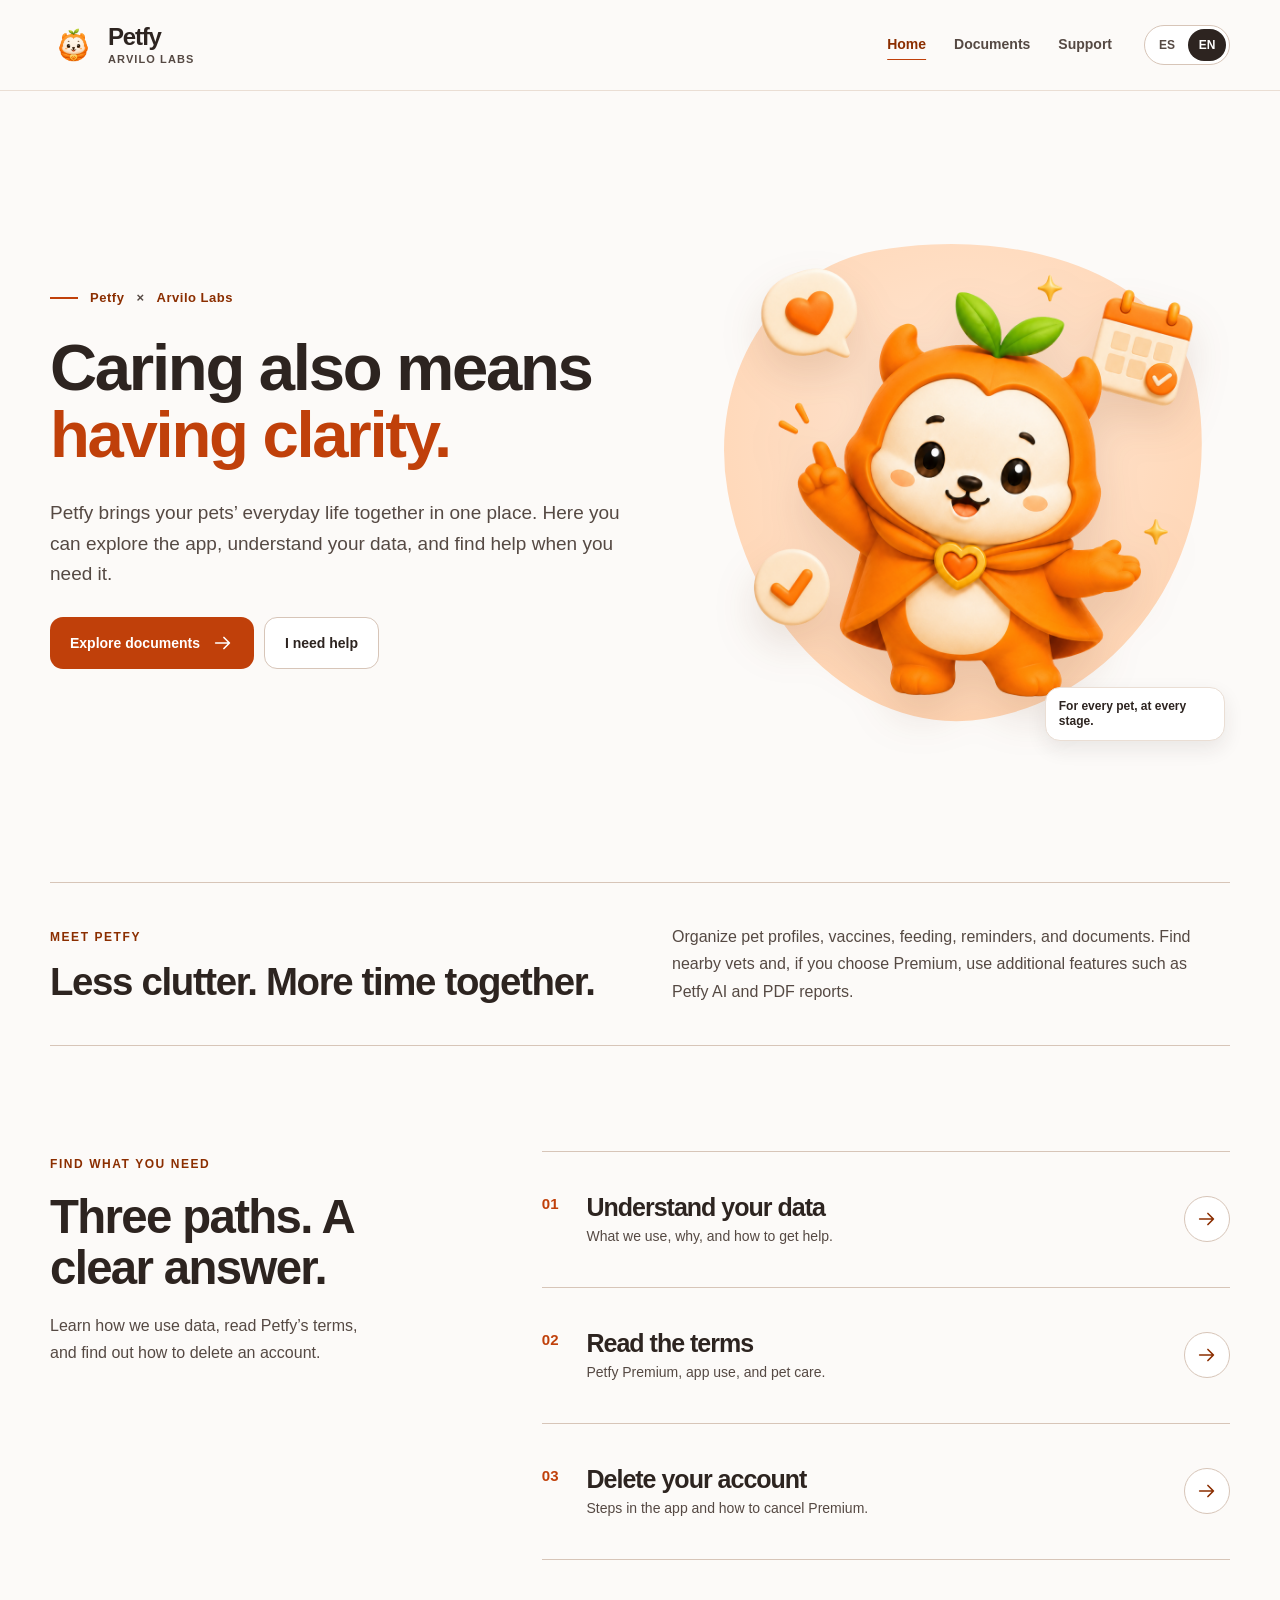
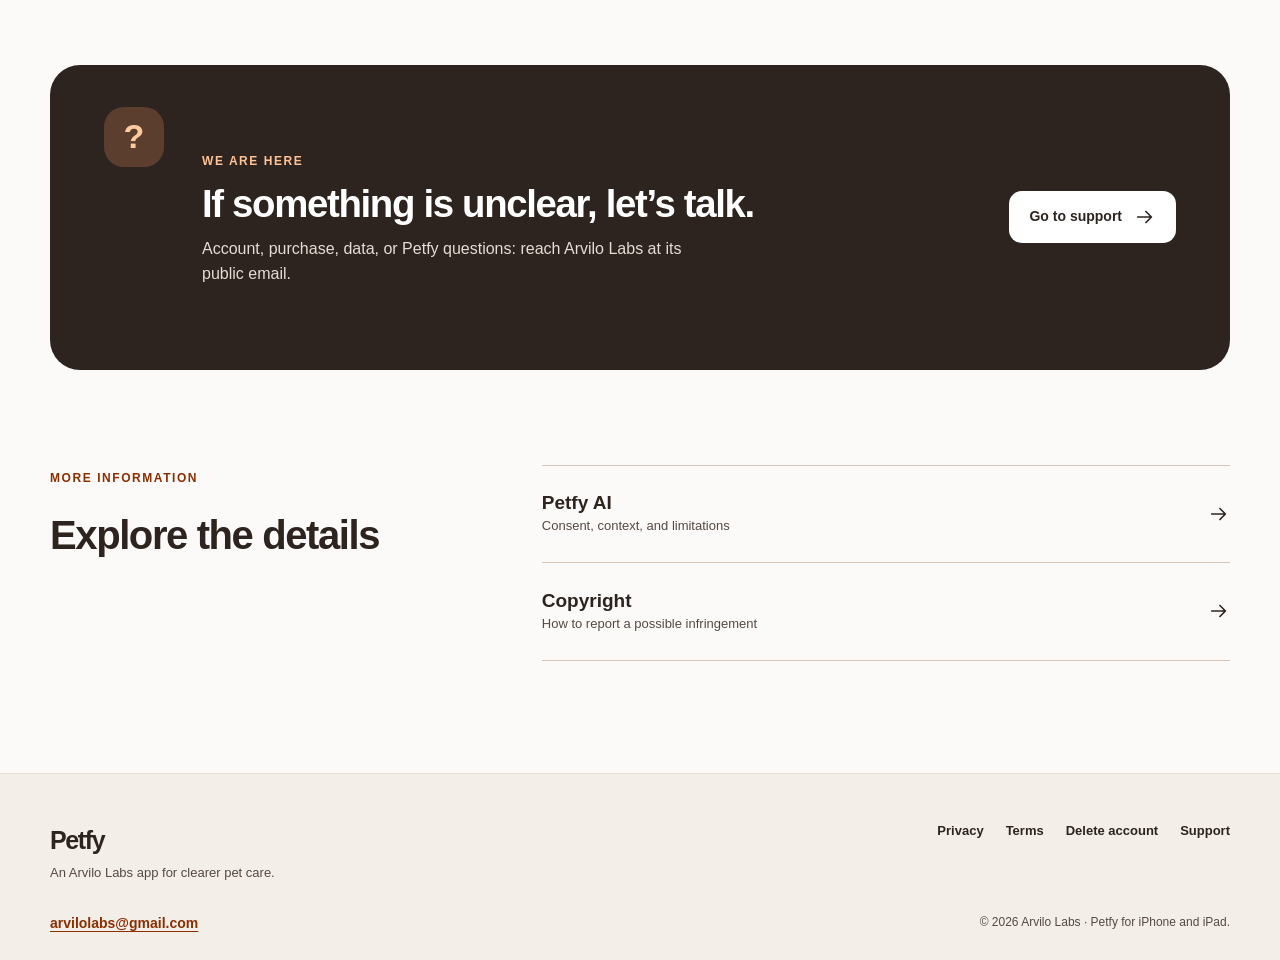
<file: index.html>
<!doctype html>
<html lang="en" data-language="en">
<head>
  <meta charset="utf-8" />
  <meta name="viewport" content="width=device-width, initial-scale=1" />
  <meta name="color-scheme" content="light" />
  <meta name="description" content="Petfy by Arvilo Labs: app, support, privacy, terms, and account deletion." />
  <meta name="theme-color" content="#fcfaf8" />
  <title data-title-en="Home · Petfy" data-title-es="Inicio · Petfy">Home · Petfy</title>
  <link rel="icon" type="image/png" href="./assets/favicon.png" />
  <link rel="stylesheet" href="./style.css" />
  <script src="./language.js" defer></script>
</head>
<body>
  <a class="skip-link" href="#main"><span class="lang-es" lang="es">Saltar al contenido</span><span class="lang-en" lang="en">Skip to content</span></a>
  <header class="site-header">
    <div class="header-inner">
      <a class="identity" href="./index.html" aria-label="Petfy, Arvilo Labs">
        <img src="./assets/petfy-mark.png" alt="" width="48" height="48" />
        <span class="identity-text"><strong>Petfy</strong><small>Arvilo Labs</small></span>
      </a>
      <nav class="primary-nav" aria-label="Main navigation"><a href="./index.html" aria-current="page"><span class="lang-es" lang="es">Inicio</span><span class="lang-en" lang="en">Home</span></a><a href="./index.html#documents" ><span class="lang-es" lang="es">Documentos</span><span class="lang-en" lang="en">Documents</span></a><a href="./support.html" ><span class="lang-es" lang="es">Ayuda</span><span class="lang-en" lang="en">Support</span></a></nav>
      <div class="language-switcher" role="group" aria-label="Language">
        <button type="button" data-language-button="es" aria-label="Español">ES</button>
        <button type="button" data-language-button="en" aria-label="English">EN</button>
      </div>
    </div>
  </header>
  <main id="main">
    <section class="home-hero outer">
      <div class="hero-copy">
        <div class="hero-signature"><span class="signature-line"></span> Petfy <span class="signature-cross">×</span> Arvilo Labs</div>
        <h1><span class="lang-es" lang="es">Cuidar también es <em>tenerlo todo claro.</em></span><span class="lang-en" lang="en">Caring also means <em>having clarity.</em></span></h1>
        <p><span class="lang-es" lang="es">Petfy reúne la vida de tus mascotas en un solo lugar. Este es el espacio para conocer la app, entender tus datos y encontrar ayuda cuando la necesites.</span><span class="lang-en" lang="en">Petfy brings your pets’ everyday life together in one place. Here you can explore the app, understand your data, and find help when you need it.</span></p>
        <div class="hero-actions">
          <a class="button button-primary" href="#documents"><span class="lang-es" lang="es">Explorar documentos</span><span class="lang-en" lang="en">Explore documents</span><svg viewBox="0 0 24 24" fill="none" aria-hidden="true"><path d="M4 12h15m-6-6 6 6-6 6" stroke="currentColor" stroke-width="1.8" stroke-linecap="round" stroke-linejoin="round"/></svg></a>
          <a class="button button-quiet" href="./support.html"><span class="lang-es" lang="es">Necesito ayuda</span><span class="lang-en" lang="en">I need help</span></a>
        </div>
      </div>
      <div class="hero-art"><img src="./assets/petfy-guide.png" alt="" width="520" height="520" /><span><span class="lang-es" lang="es">Para cada mascota, en cada etapa.</span><span class="lang-en" lang="en">For every pet, at every stage.</span></span></div>
    </section>
    <section class="intro-band outer" id="about">
      <div><span class="eyeline"><span class="lang-es" lang="es">Conoce Petfy</span><span class="lang-en" lang="en">Meet Petfy</span></span><h2><span class="lang-es" lang="es">Más orden. Más tiempo para estar juntos.</span><span class="lang-en" lang="en">Less clutter. More time together.</span></h2></div>
      <p><span class="lang-es" lang="es">Organiza perfiles, vacunas, alimentación, recordatorios y documentos de tus mascotas. Encuentra veterinarias cercanas y, si eliges Premium, usa funciones adicionales como Petfy AI y reportes PDF.</span><span class="lang-en" lang="en">Organize pet profiles, vaccines, feeding, reminders, and documents. Find nearby vets and, if you choose Premium, use additional features such as Petfy AI and PDF reports.</span></p>
    </section>
    <section class="journeys outer" id="documents" aria-labelledby="journeys-title">
      <div class="section-heading"><span class="eyeline"><span class="lang-es" lang="es">Encuentra lo que necesitas</span><span class="lang-en" lang="en">Find what you need</span></span><h2 id="journeys-title"><span class="lang-es" lang="es">Tres caminos. Una respuesta clara.</span><span class="lang-en" lang="en">Three paths. A clear answer.</span></h2><p><span class="lang-es" lang="es">Consulta cómo usamos tus datos, cuáles son las condiciones de Petfy y cómo eliminar una cuenta.</span><span class="lang-en" lang="en">Learn how we use data, read Petfy’s terms, and find out how to delete an account.</span></p></div>
      <div class="path-list"><a class="path-row" href="./privacy.html">
          <span class="path-num">01</span>
          <span class="path-text"><strong><span class="lang-es" lang="es">Entiende tus datos</span><span class="lang-en" lang="en">Understand your data</span></strong><small><span class="lang-es" lang="es">Qué se usa, por qué y cómo pedir ayuda.</span><span class="lang-en" lang="en">What we use, why, and how to get help.</span></small></span>
          <span class="path-arrow"><svg viewBox="0 0 24 24" fill="none" aria-hidden="true"><path d="M4 12h15m-6-6 6 6-6 6" stroke="currentColor" stroke-width="1.8" stroke-linecap="round" stroke-linejoin="round"/></svg></span>
        </a><a class="path-row" href="./terms.html">
          <span class="path-num">02</span>
          <span class="path-text"><strong><span class="lang-es" lang="es">Consulta las condiciones</span><span class="lang-en" lang="en">Read the terms</span></strong><small><span class="lang-es" lang="es">Petfy Premium, uso de la app y cuidados.</span><span class="lang-en" lang="en">Petfy Premium, app use, and pet care.</span></small></span>
          <span class="path-arrow"><svg viewBox="0 0 24 24" fill="none" aria-hidden="true"><path d="M4 12h15m-6-6 6 6-6 6" stroke="currentColor" stroke-width="1.8" stroke-linecap="round" stroke-linejoin="round"/></svg></span>
        </a><a class="path-row" href="./delete-account.html">
          <span class="path-num">03</span>
          <span class="path-text"><strong><span class="lang-es" lang="es">Elimina tu cuenta</span><span class="lang-en" lang="en">Delete your account</span></strong><small><span class="lang-es" lang="es">Pasos desde la app y cómo cancelar Premium.</span><span class="lang-en" lang="en">Steps in the app and how to cancel Premium.</span></small></span>
          <span class="path-arrow"><svg viewBox="0 0 24 24" fill="none" aria-hidden="true"><path d="M4 12h15m-6-6 6 6-6 6" stroke="currentColor" stroke-width="1.8" stroke-linecap="round" stroke-linejoin="round"/></svg></span>
        </a></div>
    </section>
    <section class="support-feature outer" aria-labelledby="support-title">
      <div class="support-symbol" aria-hidden="true">?</div>
      <div><span class="eyeline"><span class="lang-es" lang="es">Estamos aquí</span><span class="lang-en" lang="en">We are here</span></span><h2 id="support-title"><span class="lang-es" lang="es">Si algo no está claro, hablemos.</span><span class="lang-en" lang="en">If something is unclear, let’s talk.</span></h2><p><span class="lang-es" lang="es">Problemas de acceso, compras, datos o una pregunta sobre Petfy: escribe al correo público de Arvilo Labs.</span><span class="lang-en" lang="en">Account, purchase, data, or Petfy questions: reach Arvilo Labs at its public email.</span></p></div>
      <a class="button button-light" href="./support.html"><span class="lang-es" lang="es">Ir a ayuda</span><span class="lang-en" lang="en">Go to support</span><svg viewBox="0 0 24 24" fill="none" aria-hidden="true"><path d="M4 12h15m-6-6 6 6-6 6" stroke="currentColor" stroke-width="1.8" stroke-linecap="round" stroke-linejoin="round"/></svg></a>
    </section>
    <section class="more-documents outer" aria-labelledby="more-documents-title"><div><span class="eyeline"><span class="lang-es" lang="es">Más información</span><span class="lang-en" lang="en">More information</span></span><h2 id="more-documents-title"><span class="lang-es" lang="es">Conoce cada detalle</span><span class="lang-en" lang="en">Explore the details</span></h2></div><div><a class="document-row" href="./ai-notice.html"><span><strong><span class="lang-es" lang="es">Petfy AI</span><span class="lang-en" lang="en">Petfy AI</span></strong><small><span class="lang-es" lang="es">Consentimiento, contexto y límites</span><span class="lang-en" lang="en">Consent, context, and limitations</span></small></span><svg viewBox="0 0 24 24" fill="none" aria-hidden="true"><path d="M4 12h15m-6-6 6 6-6 6" stroke="currentColor" stroke-width="1.8" stroke-linecap="round" stroke-linejoin="round"/></svg></a><a class="document-row" href="./dmca.html"><span><strong><span class="lang-es" lang="es">Derechos de autor</span><span class="lang-en" lang="en">Copyright</span></strong><small><span class="lang-es" lang="es">Cómo comunicar una posible infracción</span><span class="lang-en" lang="en">How to report a possible infringement</span></small></span><svg viewBox="0 0 24 24" fill="none" aria-hidden="true"><path d="M4 12h15m-6-6 6 6-6 6" stroke="currentColor" stroke-width="1.8" stroke-linecap="round" stroke-linejoin="round"/></svg></a></div></section>
    </main>
  <footer class="site-footer">
    <div class="footer-inner">
      <div class="footer-brand"><strong>Petfy</strong><span><span class="lang-es" lang="es">Una app de Arvilo Labs para cuidar con claridad.</span><span class="lang-en" lang="en">An Arvilo Labs app for clearer pet care.</span></span></div>
      <nav aria-label="Footer navigation">
        <a href="./privacy.html"><span class="lang-es" lang="es">Privacidad</span><span class="lang-en" lang="en">Privacy</span></a>
        <a href="./terms.html"><span class="lang-es" lang="es">Condiciones</span><span class="lang-en" lang="en">Terms</span></a>
        <a href="./delete-account.html"><span class="lang-es" lang="es">Eliminar cuenta</span><span class="lang-en" lang="en">Delete account</span></a>
        <a href="./support.html"><span class="lang-es" lang="es">Ayuda</span><span class="lang-en" lang="en">Support</span></a>
      </nav>
      <a class="footer-contact" href="mailto:arvilolabs@gmail.com">arvilolabs@gmail.com</a>
      <p class="footer-note"><span class="lang-es" lang="es">© 2026 Arvilo Labs · Petfy para iPhone y iPad.</span><span class="lang-en" lang="en">© 2026 Arvilo Labs · Petfy for iPhone and iPad.</span></p>
    </div>
  </footer>
</body>
</html>
</file>
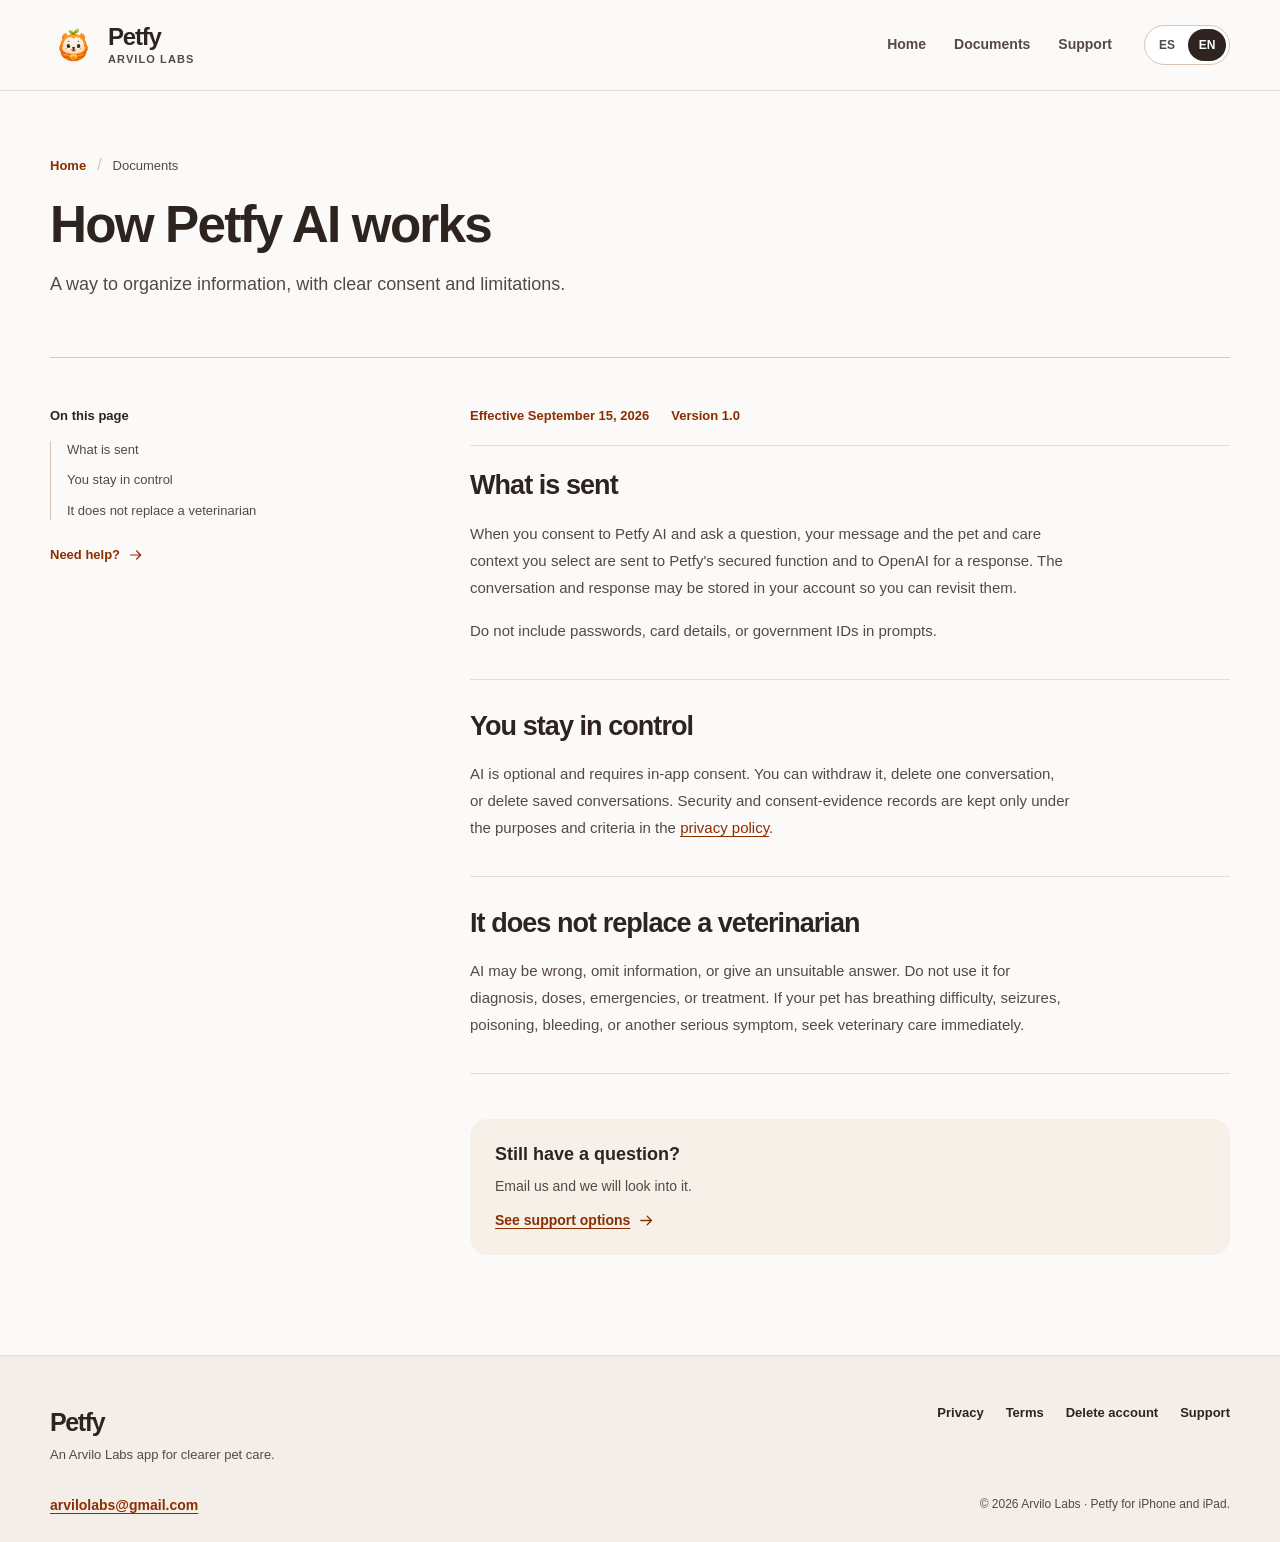
<file: ai-notice.html>
<!doctype html>
<html lang="en" data-language="en">
<head>
  <meta charset="utf-8" />
  <meta name="viewport" content="width=device-width, initial-scale=1" />
  <meta name="color-scheme" content="light" />
  <meta name="description" content="A way to organize information, with clear consent and limitations." />
  <meta name="theme-color" content="#fcfaf8" />
  <title data-title-en="How Petfy AI works · Petfy" data-title-es="Cómo funciona Petfy AI · Petfy">How Petfy AI works · Petfy</title>
  <link rel="icon" type="image/png" href="./assets/favicon.png" />
  <link rel="stylesheet" href="./style.css" />
  <script src="./language.js" defer></script>
</head>
<body>
  <a class="skip-link" href="#main"><span class="lang-es" lang="es">Saltar al contenido</span><span class="lang-en" lang="en">Skip to content</span></a>
  <header class="site-header">
    <div class="header-inner">
      <a class="identity" href="./index.html" aria-label="Petfy, Arvilo Labs">
        <img src="./assets/petfy-mark.png" alt="" width="48" height="48" />
        <span class="identity-text"><strong>Petfy</strong><small>Arvilo Labs</small></span>
      </a>
      <nav class="primary-nav" aria-label="Main navigation"><a href="./index.html" ><span class="lang-es" lang="es">Inicio</span><span class="lang-en" lang="en">Home</span></a><a href="./index.html#documents" ><span class="lang-es" lang="es">Documentos</span><span class="lang-en" lang="en">Documents</span></a><a href="./support.html" ><span class="lang-es" lang="es">Ayuda</span><span class="lang-en" lang="en">Support</span></a></nav>
      <div class="language-switcher" role="group" aria-label="Language">
        <button type="button" data-language-button="es" aria-label="Español">ES</button>
        <button type="button" data-language-button="en" aria-label="English">EN</button>
      </div>
    </div>
  </header>
  <main id="main">
    <div class="page-intro outer legal-intro"><a class="breadcrumb" href="./index.html"><span class="lang-es" lang="es">Inicio</span><span class="lang-en" lang="en">Home</span></a><span class="breadcrumb-sep">/</span><span><span class="lang-es" lang="es">Documentos</span><span class="lang-en" lang="en">Documents</span></span><h1><span class="lang-es" lang="es">Cómo funciona Petfy AI</span><span class="lang-en" lang="en">How Petfy AI works</span></h1><p><span class="lang-es" lang="es">Una ayuda para organizar información, con consentimiento y límites claros.</span><span class="lang-en" lang="en">A way to organize information, with clear consent and limitations.</span></p></div>
    <div class="legal-layout outer">
      <aside class="legal-toc" aria-label="On this page"><strong><span class="lang-es" lang="es">En esta página</span><span class="lang-en" lang="en">On this page</span></strong><nav><a href="#envio"><span class="lang-es" lang="es">Qué se envía</span><span class="lang-en" lang="en">What is sent</span></a><a href="#control"><span class="lang-es" lang="es">Tú tienes el control</span><span class="lang-en" lang="en">You stay in control</span></a><a href="#limites"><span class="lang-es" lang="es">No sustituye a un veterinario</span><span class="lang-en" lang="en">It does not replace a veterinarian</span></a></nav><a class="toc-help" href="./support.html"><span class="lang-es" lang="es">¿Necesitas ayuda?</span><span class="lang-en" lang="en">Need help?</span><svg viewBox="0 0 24 24" fill="none" aria-hidden="true"><path d="M4 12h15m-6-6 6 6-6 6" stroke="currentColor" stroke-width="1.8" stroke-linecap="round" stroke-linejoin="round"/></svg></a></aside>
      <article class="legal-prose"><div class="document-meta" role="note">
      <time datetime="2026-09-15"><span class="lang-es" lang="es">Vigente desde el 15 de septiembre de 2026</span><span class="lang-en" lang="en">Effective September 15, 2026</span></time>
      <span><span class="lang-es" lang="es">Versión</span><span class="lang-en" lang="en">Version</span> 1.0</span>
    </div><section id="envio" class="legal-section"><h2><span class="lang-es" lang="es">Qué se envía</span><span class="lang-en" lang="en">What is sent</span></h2><div class="lang-es" lang="es"><p>Cuando aceptas usar Petfy AI y haces una consulta, se envía tu mensaje y el contexto de la mascota y sus cuidados que selecciones a la función segura de Petfy y al proveedor OpenAI para producir una respuesta. La conversación y la respuesta pueden guardarse en tu cuenta para que las consultes después.</p><p>No compartas contraseñas, datos de tarjeta o documentos oficiales en tus preguntas.</p></div><div class="lang-en" lang="en"><p>When you consent to Petfy AI and ask a question, your message and the pet and care context you select are sent to Petfy's secured function and to OpenAI for a response. The conversation and response may be stored in your account so you can revisit them.</p><p>Do not include passwords, card details, or government IDs in prompts.</p></div></section><section id="control" class="legal-section"><h2><span class="lang-es" lang="es">Tú tienes el control</span><span class="lang-en" lang="en">You stay in control</span></h2><div class="lang-es" lang="es"><p>La IA es opcional y exige consentimiento en la app. Puedes retirar ese consentimiento, borrar una conversación o borrar las conversaciones guardadas. Los registros de seguridad y prueba de consentimiento se conservan solo conforme a las finalidades y criterios de la <a href='privacy.html'>política de privacidad</a>.</p></div><div class="lang-en" lang="en"><p>AI is optional and requires in-app consent. You can withdraw it, delete one conversation, or delete saved conversations. Security and consent-evidence records are kept only under the purposes and criteria in the <a href='privacy.html'>privacy policy</a>.</p></div></section><section id="limites" class="legal-section"><h2><span class="lang-es" lang="es">No sustituye a un veterinario</span><span class="lang-en" lang="en">It does not replace a veterinarian</span></h2><div class="lang-es" lang="es"><p>La IA puede equivocarse, omitir información o ofrecer una respuesta inadecuada. No la uses para diagnóstico, dosis, urgencias o tratamiento. Si tu mascota presenta dificultad respiratoria, convulsiones, intoxicación, sangrado u otro síntoma grave, busca atención veterinaria inmediata.</p></div><div class="lang-en" lang="en"><p>AI may be wrong, omit information, or give an unsuitable answer. Do not use it for diagnosis, doses, emergencies, or treatment. If your pet has breathing difficulty, seizures, poisoning, bleeding, or another serious symptom, seek veterinary care immediately.</p></div></section><div class="end-panel"><strong><span class="lang-es" lang="es">¿Queda alguna pregunta?</span><span class="lang-en" lang="en">Still have a question?</span></strong><p><span class="lang-es" lang="es">Escríbenos y revisaremos tu caso.</span><span class="lang-en" lang="en">Email us and we will look into it.</span></p><a href="./support.html"><span class="lang-es" lang="es">Ver canales de ayuda</span><span class="lang-en" lang="en">See support options</span><svg viewBox="0 0 24 24" fill="none" aria-hidden="true"><path d="M4 12h15m-6-6 6 6-6 6" stroke="currentColor" stroke-width="1.8" stroke-linecap="round" stroke-linejoin="round"/></svg></a></div></article>
    </div></main>
  <footer class="site-footer">
    <div class="footer-inner">
      <div class="footer-brand"><strong>Petfy</strong><span><span class="lang-es" lang="es">Una app de Arvilo Labs para cuidar con claridad.</span><span class="lang-en" lang="en">An Arvilo Labs app for clearer pet care.</span></span></div>
      <nav aria-label="Footer navigation">
        <a href="./privacy.html"><span class="lang-es" lang="es">Privacidad</span><span class="lang-en" lang="en">Privacy</span></a>
        <a href="./terms.html"><span class="lang-es" lang="es">Condiciones</span><span class="lang-en" lang="en">Terms</span></a>
        <a href="./delete-account.html"><span class="lang-es" lang="es">Eliminar cuenta</span><span class="lang-en" lang="en">Delete account</span></a>
        <a href="./support.html"><span class="lang-es" lang="es">Ayuda</span><span class="lang-en" lang="en">Support</span></a>
      </nav>
      <a class="footer-contact" href="mailto:arvilolabs@gmail.com">arvilolabs@gmail.com</a>
      <p class="footer-note"><span class="lang-es" lang="es">© 2026 Arvilo Labs · Petfy para iPhone y iPad.</span><span class="lang-en" lang="en">© 2026 Arvilo Labs · Petfy for iPhone and iPad.</span></p>
    </div>
  </footer>
</body>
</html>
</file>
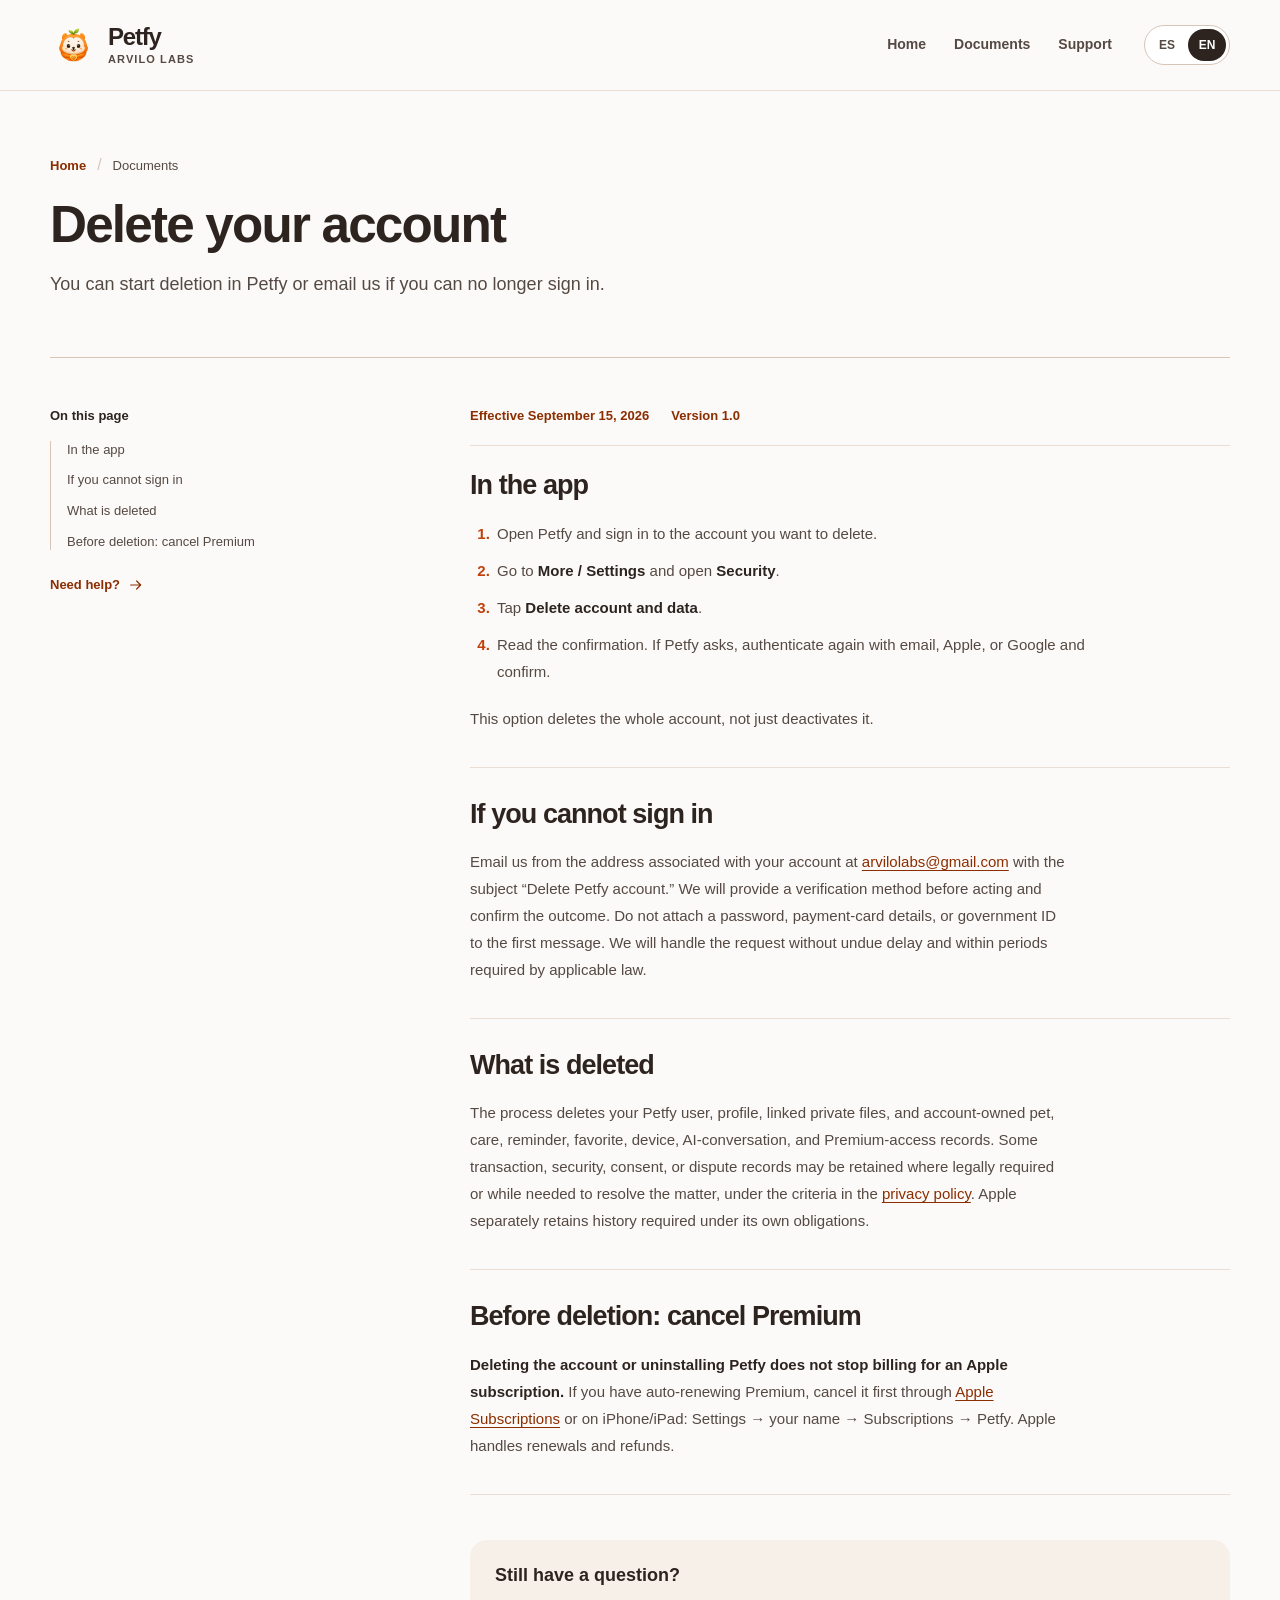
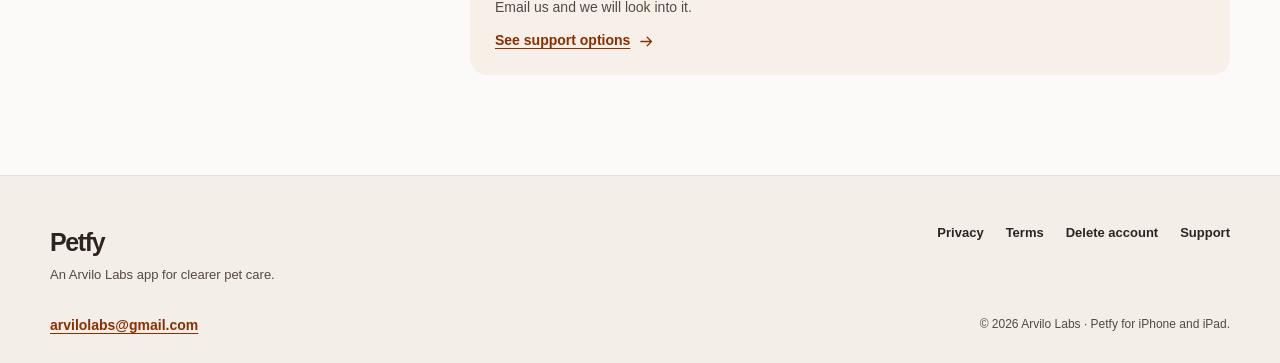
<file: delete-account.html>
<!doctype html>
<html lang="en" data-language="en">
<head>
  <meta charset="utf-8" />
  <meta name="viewport" content="width=device-width, initial-scale=1" />
  <meta name="color-scheme" content="light" />
  <meta name="description" content="You can start deletion in Petfy or email us if you can no longer sign in." />
  <meta name="theme-color" content="#fcfaf8" />
  <title data-title-en="Delete your account · Petfy" data-title-es="Eliminar tu cuenta · Petfy">Delete your account · Petfy</title>
  <link rel="icon" type="image/png" href="./assets/favicon.png" />
  <link rel="stylesheet" href="./style.css" />
  <script src="./language.js" defer></script>
</head>
<body>
  <a class="skip-link" href="#main"><span class="lang-es" lang="es">Saltar al contenido</span><span class="lang-en" lang="en">Skip to content</span></a>
  <header class="site-header">
    <div class="header-inner">
      <a class="identity" href="./index.html" aria-label="Petfy, Arvilo Labs">
        <img src="./assets/petfy-mark.png" alt="" width="48" height="48" />
        <span class="identity-text"><strong>Petfy</strong><small>Arvilo Labs</small></span>
      </a>
      <nav class="primary-nav" aria-label="Main navigation"><a href="./index.html" ><span class="lang-es" lang="es">Inicio</span><span class="lang-en" lang="en">Home</span></a><a href="./index.html#documents" ><span class="lang-es" lang="es">Documentos</span><span class="lang-en" lang="en">Documents</span></a><a href="./support.html" ><span class="lang-es" lang="es">Ayuda</span><span class="lang-en" lang="en">Support</span></a></nav>
      <div class="language-switcher" role="group" aria-label="Language">
        <button type="button" data-language-button="es" aria-label="Español">ES</button>
        <button type="button" data-language-button="en" aria-label="English">EN</button>
      </div>
    </div>
  </header>
  <main id="main">
    <div class="page-intro outer legal-intro"><a class="breadcrumb" href="./index.html"><span class="lang-es" lang="es">Inicio</span><span class="lang-en" lang="en">Home</span></a><span class="breadcrumb-sep">/</span><span><span class="lang-es" lang="es">Documentos</span><span class="lang-en" lang="en">Documents</span></span><h1><span class="lang-es" lang="es">Eliminar tu cuenta</span><span class="lang-en" lang="en">Delete your account</span></h1><p><span class="lang-es" lang="es">Puedes iniciar el borrado desde Petfy o escribirnos si ya no puedes entrar.</span><span class="lang-en" lang="en">You can start deletion in Petfy or email us if you can no longer sign in.</span></p></div>
    <div class="legal-layout outer">
      <aside class="legal-toc" aria-label="On this page"><strong><span class="lang-es" lang="es">En esta página</span><span class="lang-en" lang="en">On this page</span></strong><nav><a href="#app"><span class="lang-es" lang="es">Desde la app</span><span class="lang-en" lang="en">In the app</span></a><a href="#sin-acceso"><span class="lang-es" lang="es">Si no puedes entrar</span><span class="lang-en" lang="en">If you cannot sign in</span></a><a href="#alcance"><span class="lang-es" lang="es">Qué se elimina</span><span class="lang-en" lang="en">What is deleted</span></a><a href="#suscripcion"><span class="lang-es" lang="es">Antes de borrar: cancela Premium</span><span class="lang-en" lang="en">Before deletion: cancel Premium</span></a></nav><a class="toc-help" href="./support.html"><span class="lang-es" lang="es">¿Necesitas ayuda?</span><span class="lang-en" lang="en">Need help?</span><svg viewBox="0 0 24 24" fill="none" aria-hidden="true"><path d="M4 12h15m-6-6 6 6-6 6" stroke="currentColor" stroke-width="1.8" stroke-linecap="round" stroke-linejoin="round"/></svg></a></aside>
      <article class="legal-prose"><div class="document-meta" role="note">
      <time datetime="2026-09-15"><span class="lang-es" lang="es">Vigente desde el 15 de septiembre de 2026</span><span class="lang-en" lang="en">Effective September 15, 2026</span></time>
      <span><span class="lang-es" lang="es">Versión</span><span class="lang-en" lang="en">Version</span> 1.0</span>
    </div><section id="app" class="legal-section"><h2><span class="lang-es" lang="es">Desde la app</span><span class="lang-en" lang="en">In the app</span></h2><div class="lang-es" lang="es"><ol><li>Abre Petfy e inicia sesión en la cuenta correcta.</li><li>Entra en <strong>Más / Configuración</strong> y abre <strong>Seguridad</strong>.</li><li>Toca <strong>Eliminar cuenta y datos</strong>.</li><li>Lee la confirmación. Si Petfy lo solicita, vuelve a autenticarte con correo, Apple o Google y confirma.</li></ol><p>Esta opción elimina la cuenta completa, no solo la desactiva.</p></div><div class="lang-en" lang="en"><ol><li>Open Petfy and sign in to the account you want to delete.</li><li>Go to <strong>More / Settings</strong> and open <strong>Security</strong>.</li><li>Tap <strong>Delete account and data</strong>.</li><li>Read the confirmation. If Petfy asks, authenticate again with email, Apple, or Google and confirm.</li></ol><p>This option deletes the whole account, not just deactivates it.</p></div></section><section id="sin-acceso" class="legal-section"><h2><span class="lang-es" lang="es">Si no puedes entrar</span><span class="lang-en" lang="en">If you cannot sign in</span></h2><div class="lang-es" lang="es"><p>Envía un correo desde la dirección asociada a tu cuenta a <a href='mailto:arvilolabs@gmail.com?subject=Eliminar%20cuenta%20Petfy'>arvilolabs@gmail.com</a> con el asunto «Eliminar cuenta Petfy». Te indicaremos un método de verificación antes de actuar y confirmaremos el resultado. En el primer mensaje no adjuntes contraseña, datos de tarjeta ni documentos de identidad. Atenderemos la solicitud sin demora indebida y según los plazos exigidos por la ley aplicable.</p></div><div class="lang-en" lang="en"><p>Email us from the address associated with your account at <a href='mailto:arvilolabs@gmail.com?subject=Delete%20Petfy%20account'>arvilolabs@gmail.com</a> with the subject “Delete Petfy account.” We will provide a verification method before acting and confirm the outcome. Do not attach a password, payment-card details, or government ID to the first message. We will handle the request without undue delay and within periods required by applicable law.</p></div></section><section id="alcance" class="legal-section"><h2><span class="lang-es" lang="es">Qué se elimina</span><span class="lang-en" lang="en">What is deleted</span></h2><div class="lang-es" lang="es"><p>El proceso elimina tu usuario de Petfy, perfil, archivos privados vinculados y registros propios de mascotas, cuidados, recordatorios, favoritos, dispositivos, conversaciones de IA y proyecciones de acceso Premium. Algunos registros de transacción, seguridad, consentimiento o disputas pueden conservarse cuando una obligación legal lo exija o mientras sean necesarios para resolver el caso, según los criterios de la <a href='privacy.html'>política de privacidad</a>. Apple conserva por separado el historial requerido por sus propias obligaciones.</p></div><div class="lang-en" lang="en"><p>The process deletes your Petfy user, profile, linked private files, and account-owned pet, care, reminder, favorite, device, AI-conversation, and Premium-access records. Some transaction, security, consent, or dispute records may be retained where legally required or while needed to resolve the matter, under the criteria in the <a href='privacy.html'>privacy policy</a>. Apple separately retains history required under its own obligations.</p></div></section><section id="suscripcion" class="legal-section"><h2><span class="lang-es" lang="es">Antes de borrar: cancela Premium</span><span class="lang-en" lang="en">Before deletion: cancel Premium</span></h2><div class="lang-es" lang="es"><p><strong>Borrar la cuenta o desinstalar Petfy no detiene el cobro de una suscripción Apple.</strong> Si tienes Premium con renovación automática, cancélalo antes desde <a href='https://apps.apple.com/account/subscriptions'>Suscripciones de Apple</a> o en iPhone/iPad: Ajustes → tu nombre → Suscripciones → Petfy. Apple gestiona las renovaciones y reembolsos.</p></div><div class="lang-en" lang="en"><p><strong>Deleting the account or uninstalling Petfy does not stop billing for an Apple subscription.</strong> If you have auto-renewing Premium, cancel it first through <a href='https://apps.apple.com/account/subscriptions'>Apple Subscriptions</a> or on iPhone/iPad: Settings → your name → Subscriptions → Petfy. Apple handles renewals and refunds.</p></div></section><div class="end-panel"><strong><span class="lang-es" lang="es">¿Queda alguna pregunta?</span><span class="lang-en" lang="en">Still have a question?</span></strong><p><span class="lang-es" lang="es">Escríbenos y revisaremos tu caso.</span><span class="lang-en" lang="en">Email us and we will look into it.</span></p><a href="./support.html"><span class="lang-es" lang="es">Ver canales de ayuda</span><span class="lang-en" lang="en">See support options</span><svg viewBox="0 0 24 24" fill="none" aria-hidden="true"><path d="M4 12h15m-6-6 6 6-6 6" stroke="currentColor" stroke-width="1.8" stroke-linecap="round" stroke-linejoin="round"/></svg></a></div></article>
    </div></main>
  <footer class="site-footer">
    <div class="footer-inner">
      <div class="footer-brand"><strong>Petfy</strong><span><span class="lang-es" lang="es">Una app de Arvilo Labs para cuidar con claridad.</span><span class="lang-en" lang="en">An Arvilo Labs app for clearer pet care.</span></span></div>
      <nav aria-label="Footer navigation">
        <a href="./privacy.html"><span class="lang-es" lang="es">Privacidad</span><span class="lang-en" lang="en">Privacy</span></a>
        <a href="./terms.html"><span class="lang-es" lang="es">Condiciones</span><span class="lang-en" lang="en">Terms</span></a>
        <a href="./delete-account.html"><span class="lang-es" lang="es">Eliminar cuenta</span><span class="lang-en" lang="en">Delete account</span></a>
        <a href="./support.html"><span class="lang-es" lang="es">Ayuda</span><span class="lang-en" lang="en">Support</span></a>
      </nav>
      <a class="footer-contact" href="mailto:arvilolabs@gmail.com">arvilolabs@gmail.com</a>
      <p class="footer-note"><span class="lang-es" lang="es">© 2026 Arvilo Labs · Petfy para iPhone y iPad.</span><span class="lang-en" lang="en">© 2026 Arvilo Labs · Petfy for iPhone and iPad.</span></p>
    </div>
  </footer>
</body>
</html>
</file>
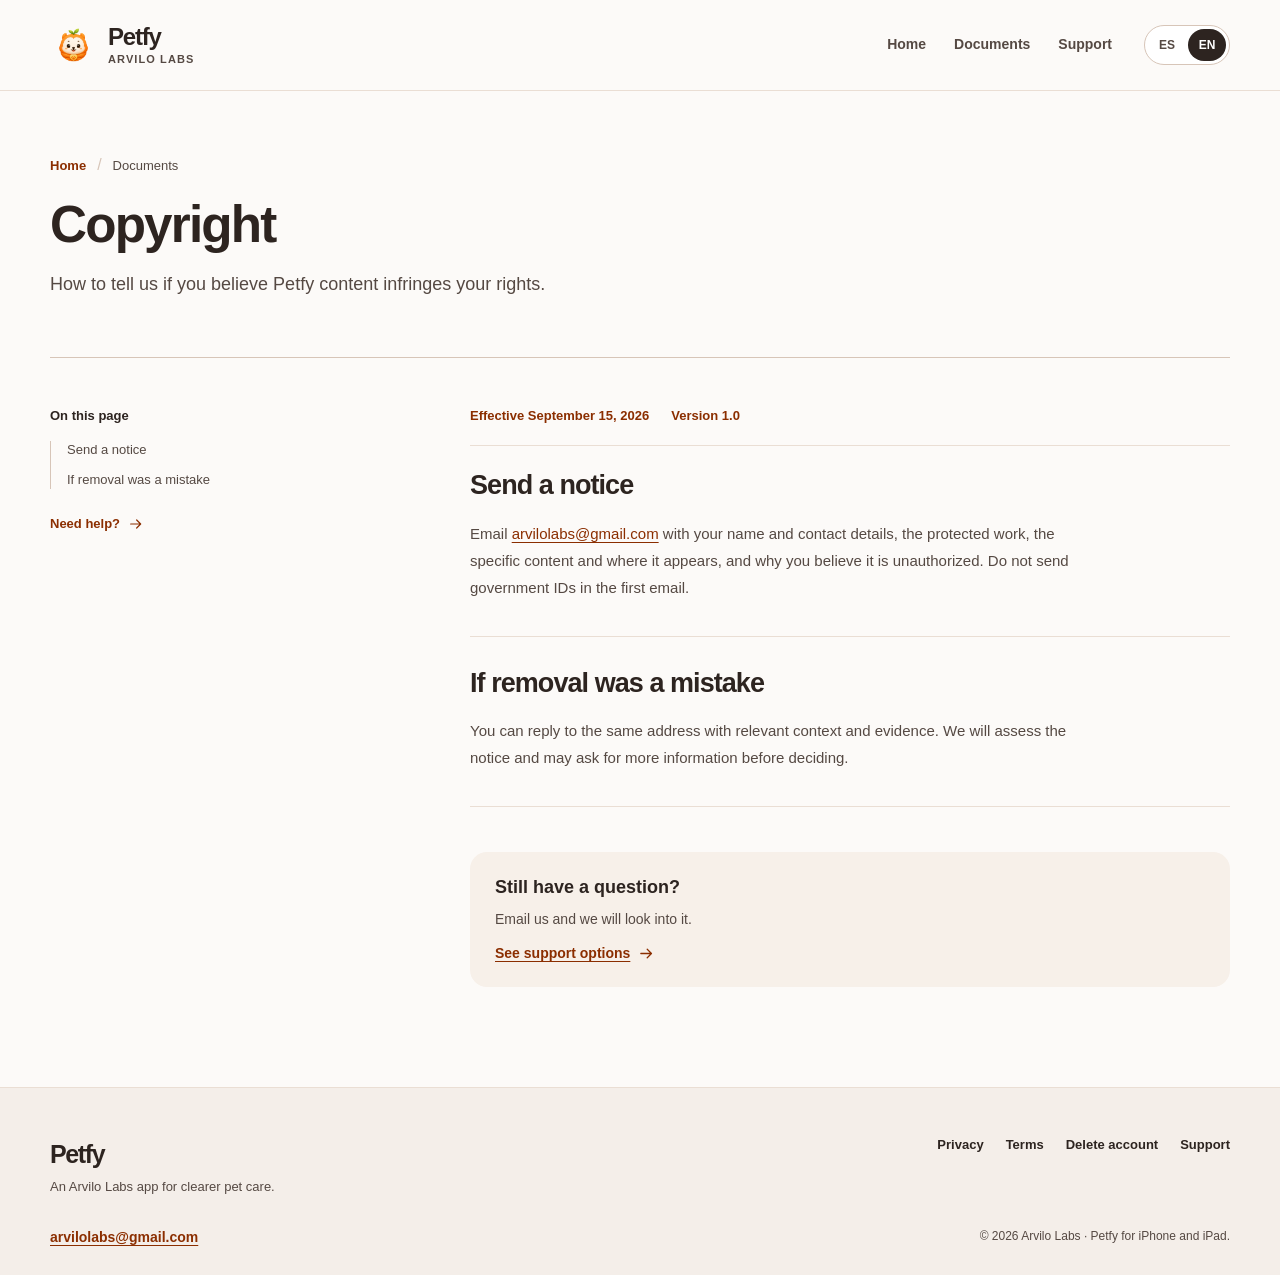
<file: dmca.html>
<!doctype html>
<html lang="en" data-language="en">
<head>
  <meta charset="utf-8" />
  <meta name="viewport" content="width=device-width, initial-scale=1" />
  <meta name="color-scheme" content="light" />
  <meta name="description" content="How to tell us if you believe Petfy content infringes your rights." />
  <meta name="theme-color" content="#fcfaf8" />
  <title data-title-en="Copyright · Petfy" data-title-es="Derechos de autor · Petfy">Copyright · Petfy</title>
  <link rel="icon" type="image/png" href="./assets/favicon.png" />
  <link rel="stylesheet" href="./style.css" />
  <script src="./language.js" defer></script>
</head>
<body>
  <a class="skip-link" href="#main"><span class="lang-es" lang="es">Saltar al contenido</span><span class="lang-en" lang="en">Skip to content</span></a>
  <header class="site-header">
    <div class="header-inner">
      <a class="identity" href="./index.html" aria-label="Petfy, Arvilo Labs">
        <img src="./assets/petfy-mark.png" alt="" width="48" height="48" />
        <span class="identity-text"><strong>Petfy</strong><small>Arvilo Labs</small></span>
      </a>
      <nav class="primary-nav" aria-label="Main navigation"><a href="./index.html" ><span class="lang-es" lang="es">Inicio</span><span class="lang-en" lang="en">Home</span></a><a href="./index.html#documents" ><span class="lang-es" lang="es">Documentos</span><span class="lang-en" lang="en">Documents</span></a><a href="./support.html" ><span class="lang-es" lang="es">Ayuda</span><span class="lang-en" lang="en">Support</span></a></nav>
      <div class="language-switcher" role="group" aria-label="Language">
        <button type="button" data-language-button="es" aria-label="Español">ES</button>
        <button type="button" data-language-button="en" aria-label="English">EN</button>
      </div>
    </div>
  </header>
  <main id="main">
    <div class="page-intro outer legal-intro"><a class="breadcrumb" href="./index.html"><span class="lang-es" lang="es">Inicio</span><span class="lang-en" lang="en">Home</span></a><span class="breadcrumb-sep">/</span><span><span class="lang-es" lang="es">Documentos</span><span class="lang-en" lang="en">Documents</span></span><h1><span class="lang-es" lang="es">Derechos de autor</span><span class="lang-en" lang="en">Copyright</span></h1><p><span class="lang-es" lang="es">Cómo avisarnos si crees que un contenido de Petfy infringe tus derechos.</span><span class="lang-en" lang="en">How to tell us if you believe Petfy content infringes your rights.</span></p></div>
    <div class="legal-layout outer">
      <aside class="legal-toc" aria-label="On this page"><strong><span class="lang-es" lang="es">En esta página</span><span class="lang-en" lang="en">On this page</span></strong><nav><a href="#reporte"><span class="lang-es" lang="es">Enviar un aviso</span><span class="lang-en" lang="en">Send a notice</span></a><a href="#respuesta"><span class="lang-es" lang="es">Si se retiró por error</span><span class="lang-en" lang="en">If removal was a mistake</span></a></nav><a class="toc-help" href="./support.html"><span class="lang-es" lang="es">¿Necesitas ayuda?</span><span class="lang-en" lang="en">Need help?</span><svg viewBox="0 0 24 24" fill="none" aria-hidden="true"><path d="M4 12h15m-6-6 6 6-6 6" stroke="currentColor" stroke-width="1.8" stroke-linecap="round" stroke-linejoin="round"/></svg></a></aside>
      <article class="legal-prose"><div class="document-meta" role="note">
      <time datetime="2026-09-15"><span class="lang-es" lang="es">Vigente desde el 15 de septiembre de 2026</span><span class="lang-en" lang="en">Effective September 15, 2026</span></time>
      <span><span class="lang-es" lang="es">Versión</span><span class="lang-en" lang="en">Version</span> 1.0</span>
    </div><section id="reporte" class="legal-section"><h2><span class="lang-es" lang="es">Enviar un aviso</span><span class="lang-en" lang="en">Send a notice</span></h2><div class="lang-es" lang="es"><p>Escribe a <a href='mailto:arvilolabs@gmail.com?subject=Petfy%20-%20Derechos%20de%20autor'>arvilolabs@gmail.com</a> con tu nombre y contacto, la obra protegida, el contenido concreto y dónde aparece, y una explicación de por qué consideras que no está autorizado. No envíes documentos de identidad en el primer correo.</p></div><div class="lang-en" lang="en"><p>Email <a href='mailto:arvilolabs@gmail.com?subject=Petfy%20-%20Copyright'>arvilolabs@gmail.com</a> with your name and contact details, the protected work, the specific content and where it appears, and why you believe it is unauthorized. Do not send government IDs in the first email.</p></div></section><section id="respuesta" class="legal-section"><h2><span class="lang-es" lang="es">Si se retiró por error</span><span class="lang-en" lang="en">If removal was a mistake</span></h2><div class="lang-es" lang="es"><p>Puedes responder al mismo correo con el contexto y la prueba que consideres pertinente. Evaluaremos el aviso y podremos pedir información adicional antes de decidir.</p></div><div class="lang-en" lang="en"><p>You can reply to the same address with relevant context and evidence. We will assess the notice and may ask for more information before deciding.</p></div></section><div class="end-panel"><strong><span class="lang-es" lang="es">¿Queda alguna pregunta?</span><span class="lang-en" lang="en">Still have a question?</span></strong><p><span class="lang-es" lang="es">Escríbenos y revisaremos tu caso.</span><span class="lang-en" lang="en">Email us and we will look into it.</span></p><a href="./support.html"><span class="lang-es" lang="es">Ver canales de ayuda</span><span class="lang-en" lang="en">See support options</span><svg viewBox="0 0 24 24" fill="none" aria-hidden="true"><path d="M4 12h15m-6-6 6 6-6 6" stroke="currentColor" stroke-width="1.8" stroke-linecap="round" stroke-linejoin="round"/></svg></a></div></article>
    </div></main>
  <footer class="site-footer">
    <div class="footer-inner">
      <div class="footer-brand"><strong>Petfy</strong><span><span class="lang-es" lang="es">Una app de Arvilo Labs para cuidar con claridad.</span><span class="lang-en" lang="en">An Arvilo Labs app for clearer pet care.</span></span></div>
      <nav aria-label="Footer navigation">
        <a href="./privacy.html"><span class="lang-es" lang="es">Privacidad</span><span class="lang-en" lang="en">Privacy</span></a>
        <a href="./terms.html"><span class="lang-es" lang="es">Condiciones</span><span class="lang-en" lang="en">Terms</span></a>
        <a href="./delete-account.html"><span class="lang-es" lang="es">Eliminar cuenta</span><span class="lang-en" lang="en">Delete account</span></a>
        <a href="./support.html"><span class="lang-es" lang="es">Ayuda</span><span class="lang-en" lang="en">Support</span></a>
      </nav>
      <a class="footer-contact" href="mailto:arvilolabs@gmail.com">arvilolabs@gmail.com</a>
      <p class="footer-note"><span class="lang-es" lang="es">© 2026 Arvilo Labs · Petfy para iPhone y iPad.</span><span class="lang-en" lang="en">© 2026 Arvilo Labs · Petfy for iPhone and iPad.</span></p>
    </div>
  </footer>
</body>
</html>
</file>
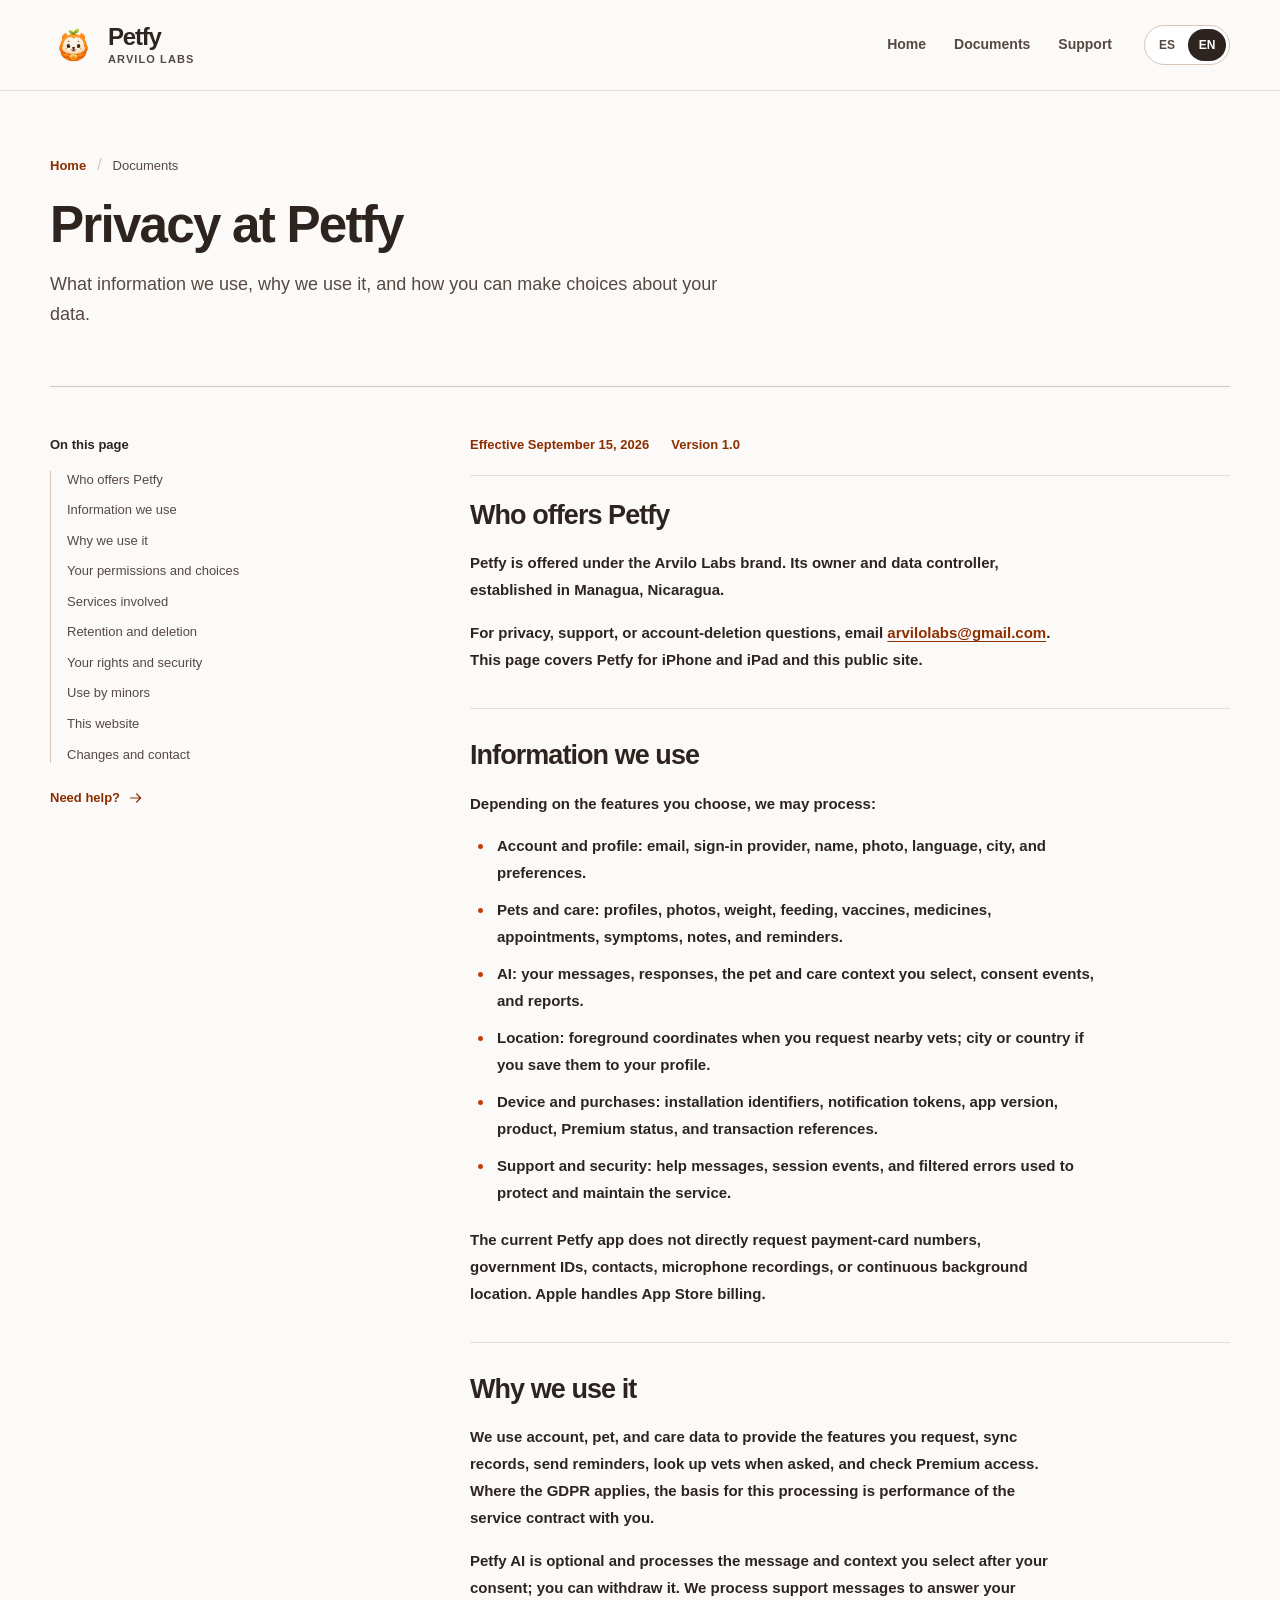
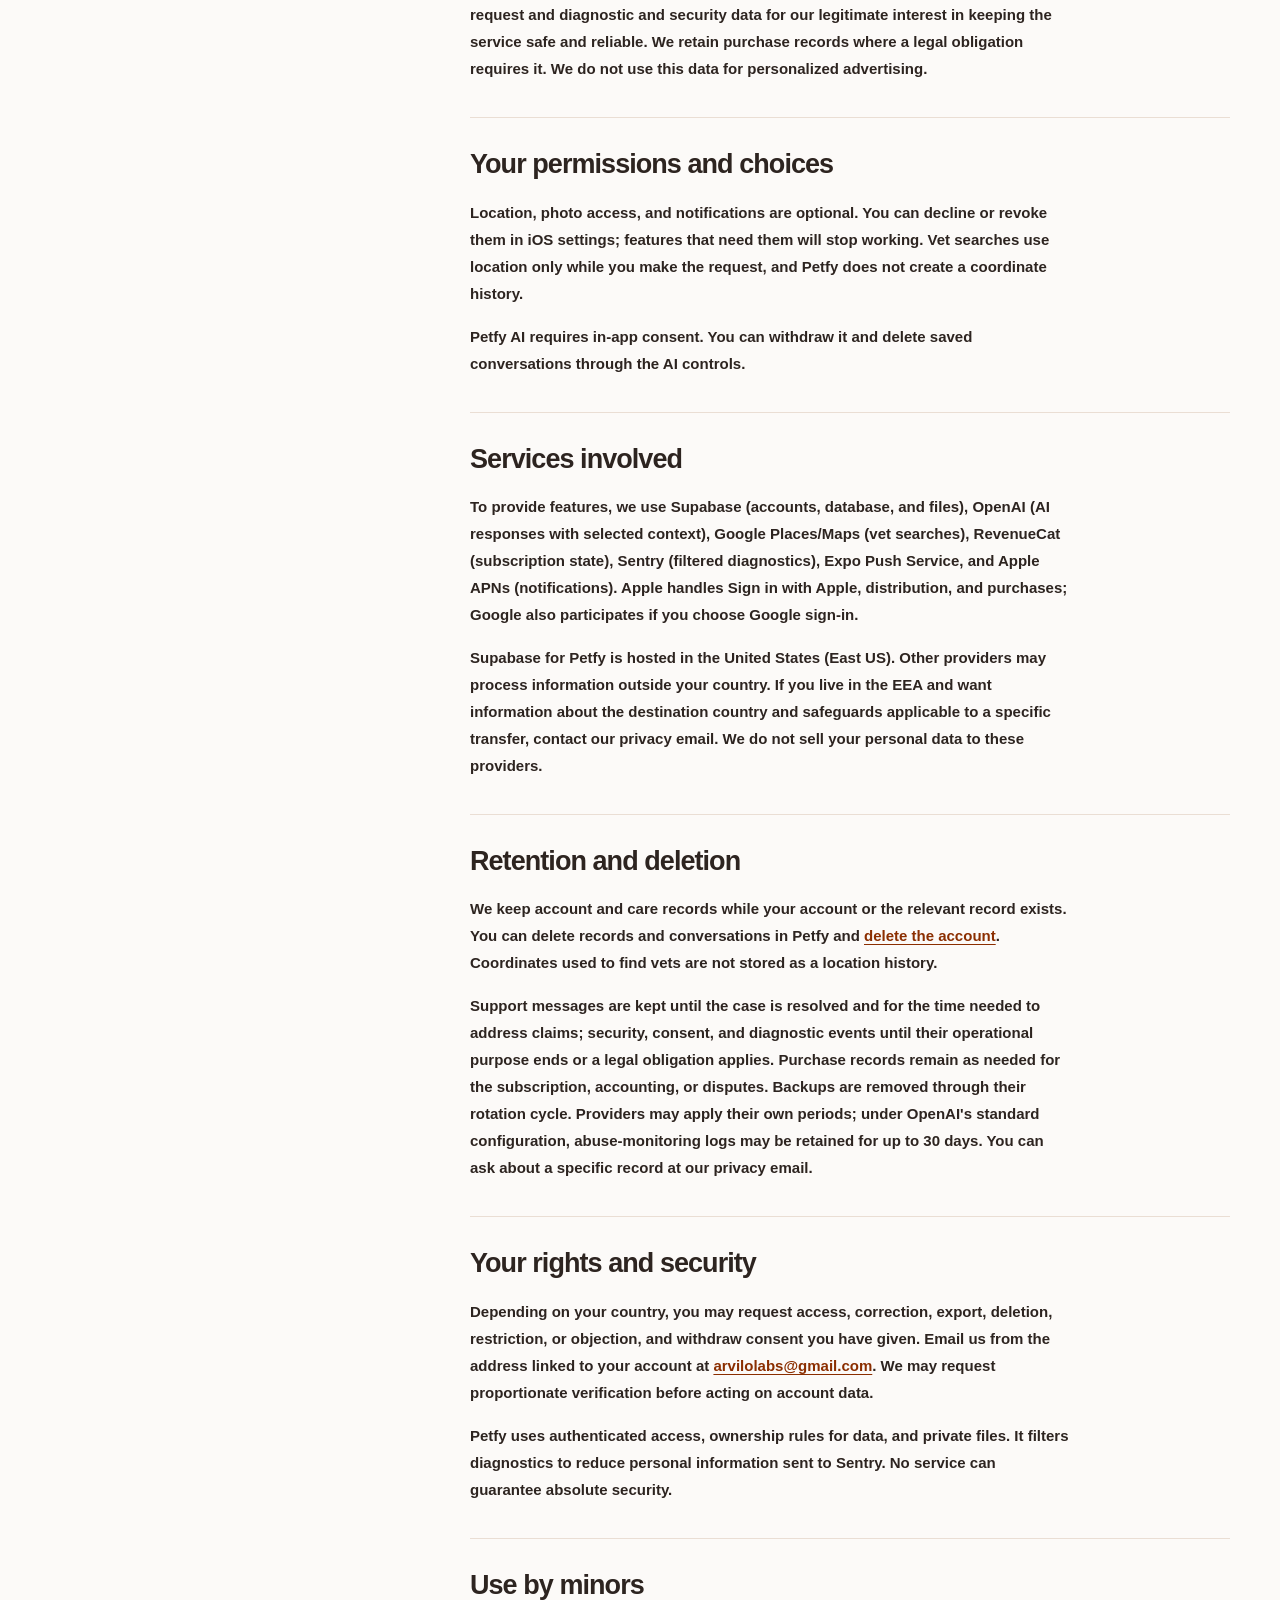
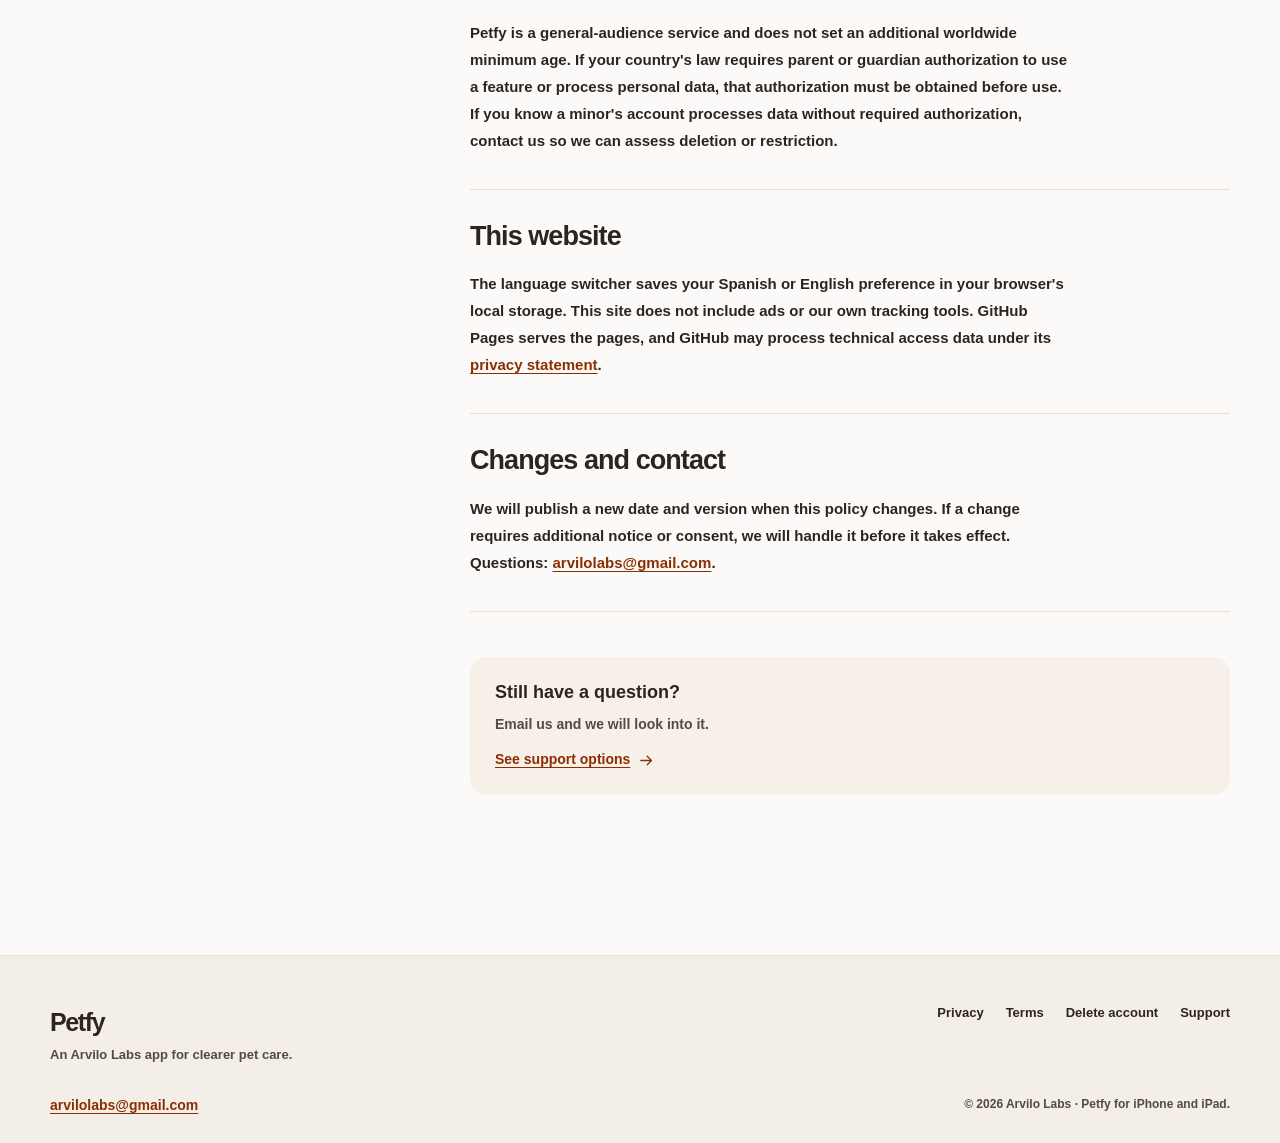
<file: privacy.html>
<!doctype html>
<html lang="en" data-language="en">
<head>
  <meta charset="utf-8" />
  <meta name="viewport" content="width=device-width, initial-scale=1" />
  <meta name="color-scheme" content="light" />
  <meta name="description" content="What information we use, why we use it, and how you can make choices about your data." />
  <meta name="theme-color" content="#fcfaf8" />
  <title data-title-en="Privacy at Petfy · Petfy" data-title-es="Privacidad en Petfy · Petfy">Privacy at Petfy · Petfy</title>
  <link rel="icon" type="image/png" href="./assets/favicon.png" />
  <link rel="stylesheet" href="./style.css" />
  <script src="./language.js" defer></script>
</head>
<body>
  <a class="skip-link" href="#main"><span class="lang-es" lang="es">Saltar al contenido</span><span class="lang-en" lang="en">Skip to content</span></a>
  <header class="site-header">
    <div class="header-inner">
      <a class="identity" href="./index.html" aria-label="Petfy, Arvilo Labs">
        <img src="./assets/petfy-mark.png" alt="" width="48" height="48" />
        <span class="identity-text"><strong>Petfy</strong><small>Arvilo Labs</small></span>
      </a>
      <nav class="primary-nav" aria-label="Main navigation"><a href="./index.html" ><span class="lang-es" lang="es">Inicio</span><span class="lang-en" lang="en">Home</span></a><a href="./index.html#documents" ><span class="lang-es" lang="es">Documentos</span><span class="lang-en" lang="en">Documents</span></a><a href="./support.html" ><span class="lang-es" lang="es">Ayuda</span><span class="lang-en" lang="en">Support</span></a></nav>
      <div class="language-switcher" role="group" aria-label="Language">
        <button type="button" data-language-button="es" aria-label="Español">ES</button>
        <button type="button" data-language-button="en" aria-label="English">EN</button>
      </div>
    </div>
  </header>
  <main id="main">
    <div class="page-intro outer legal-intro"><a class="breadcrumb" href="./index.html"><span class="lang-es" lang="es">Inicio</span><span class="lang-en" lang="en">Home</span></a><span class="breadcrumb-sep">/</span><span><span class="lang-es" lang="es">Documentos</span><span class="lang-en" lang="en">Documents</span></span><h1><span class="lang-es" lang="es">Privacidad en Petfy</span><span class="lang-en" lang="en">Privacy at Petfy</span></h1><p><span class="lang-es" lang="es">Qué información usamos, para qué sirve y cómo puedes decidir sobre tus datos.</span><span class="lang-en" lang="en">What information we use, why we use it, and how you can make choices about your data.</span></p></div>
    <div class="legal-layout outer">
      <aside class="legal-toc" aria-label="On this page"><strong><span class="lang-es" lang="es">En esta página</span><span class="lang-en" lang="en">On this page</span></strong><nav><a href="#responsable"><span class="lang-es" lang="es">Quién ofrece Petfy</span><span class="lang-en" lang="en">Who offers Petfy</span></a><a href="#datos"><span class="lang-es" lang="es">Datos que utilizamos</span><span class="lang-en" lang="en">Information we use</span></a><a href="#finalidades"><span class="lang-es" lang="es">Para qué los usamos</span><span class="lang-en" lang="en">Why we use it</span></a><a href="#opciones"><span class="lang-es" lang="es">Tus permisos y opciones</span><span class="lang-en" lang="en">Your permissions and choices</span></a><a href="#proveedores"><span class="lang-es" lang="es">Servicios que participan</span><span class="lang-en" lang="en">Services involved</span></a><a href="#conservacion"><span class="lang-es" lang="es">Conservación y eliminación</span><span class="lang-en" lang="en">Retention and deletion</span></a><a href="#derechos"><span class="lang-es" lang="es">Tus derechos y seguridad</span><span class="lang-en" lang="en">Your rights and security</span></a><a href="#menores"><span class="lang-es" lang="es">Uso por menores</span><span class="lang-en" lang="en">Use by minors</span></a><a href="#sitio"><span class="lang-es" lang="es">Este sitio web</span><span class="lang-en" lang="en">This website</span></a><a href="#cambios"><span class="lang-es" lang="es">Cambios y contacto</span><span class="lang-en" lang="en">Changes and contact</span></a></nav><a class="toc-help" href="./support.html"><span class="lang-es" lang="es">¿Necesitas ayuda?</span><span class="lang-en" lang="en">Need help?</span><svg viewBox="0 0 24 24" fill="none" aria-hidden="true"><path d="M4 12h15m-6-6 6 6-6 6" stroke="currentColor" stroke-width="1.8" stroke-linecap="round" stroke-linejoin="round"/></svg></a></aside>
      <article class="legal-prose"><div class="document-meta" role="note">
      <time datetime="2026-09-15"><span class="lang-es" lang="es">Vigente desde el 15 de septiembre de 2026</span><span class="lang-en" lang="en">Effective September 15, 2026</span></time>
      <span><span class="lang-es" lang="es">Versión</span><span class="lang-en" lang="en">Version</span> 1.0</span>
    </div><section id="responsable" class="legal-section"><h2><span class="lang-es" lang="es">Quién ofrece Petfy</span><span class="lang-en" lang="en">Who offers Petfy</span></h2><div class="lang-es" lang="es"><p>Petfy se ofrece bajo la marca <strong>Arvilo Labs</strong>. Su titular y responsable del tratamiento de datos<strong>, establecido en Managua, Nicaragua.</p><p>Para consultas de privacidad, soporte o eliminación de cuenta, escribe a <a href='mailto:arvilolabs@gmail.com'>arvilolabs@gmail.com</a>. Esta página cubre Petfy para iPhone y iPad y este sitio público.</p></div><div class="lang-en" lang="en"><p>Petfy is offered under the <strong>Arvilo Labs</strong> brand. Its owner and data controller<strong>, established in Managua, Nicaragua.</p><p>For privacy, support, or account-deletion questions, email <a href='mailto:arvilolabs@gmail.com'>arvilolabs@gmail.com</a>. This page covers Petfy for iPhone and iPad and this public site.</p></div></section><section id="datos" class="legal-section"><h2><span class="lang-es" lang="es">Datos que utilizamos</span><span class="lang-en" lang="en">Information we use</span></h2><div class="lang-es" lang="es"><p>Según las funciones que elijas, podemos tratar:</p><ul><li><strong>Cuenta y perfil:</strong> correo, proveedor de acceso, nombre, foto, idioma, ciudad y preferencias.</li><li><strong>Mascotas y cuidados:</strong> perfiles, fotos, peso, alimentación, vacunas, medicamentos, citas, síntomas, notas y recordatorios.</li><li><strong>IA:</strong> tus mensajes, respuestas, mascota y contexto de cuidados que selecciones, eventos de consentimiento y reportes.</li><li><strong>Ubicación:</strong> coordenadas en primer plano cuando solicitas veterinarias cercanas; ciudad o país si los guardas en tu perfil.</li><li><strong>Dispositivo y compras:</strong> identificadores de instalación, tokens de notificación, versión de la app, producto, estado de Premium y referencias de transacción.</li><li><strong>Soporte y seguridad:</strong> mensajes de ayuda, eventos de sesión y errores filtrados para proteger y mantener el servicio.</li></ul><p>Petfy no solicita directamente números de tarjeta, documentos oficiales, contactos, grabaciones de micrófono ni ubicación continua en segundo plano en la versión actual. Apple gestiona el cobro de App Store.</p></div><div class="lang-en" lang="en"><p>Depending on the features you choose, we may process:</p><ul><li><strong>Account and profile:</strong> email, sign-in provider, name, photo, language, city, and preferences.</li><li><strong>Pets and care:</strong> profiles, photos, weight, feeding, vaccines, medicines, appointments, symptoms, notes, and reminders.</li><li><strong>AI:</strong> your messages, responses, the pet and care context you select, consent events, and reports.</li><li><strong>Location:</strong> foreground coordinates when you request nearby vets; city or country if you save them to your profile.</li><li><strong>Device and purchases:</strong> installation identifiers, notification tokens, app version, product, Premium status, and transaction references.</li><li><strong>Support and security:</strong> help messages, session events, and filtered errors used to protect and maintain the service.</li></ul><p>The current Petfy app does not directly request payment-card numbers, government IDs, contacts, microphone recordings, or continuous background location. Apple handles App Store billing.</p></div></section><section id="finalidades" class="legal-section"><h2><span class="lang-es" lang="es">Para qué los usamos</span><span class="lang-en" lang="en">Why we use it</span></h2><div class="lang-es" lang="es"><p>Usamos los datos de cuenta, mascotas y cuidados para prestar las funciones que solicitas, sincronizar registros, enviar recordatorios, buscar veterinarias cuando lo pides y comprobar tu acceso Premium. La base de este tratamiento, cuando el RGPD sea aplicable, es la ejecución del servicio contratado contigo.</p><p>Petfy AI es opcional y trata el mensaje y contexto que selecciones después de tu consentimiento; puedes retirarlo. Tratamos mensajes de soporte para responder a tu solicitud y datos de diagnóstico y seguridad por nuestro interés legítimo en mantener un servicio seguro y estable. Conservamos los registros de compra que una obligación legal exija. No usamos estos datos para publicidad personalizada.</p></div><div class="lang-en" lang="en"><p>We use account, pet, and care data to provide the features you request, sync records, send reminders, look up vets when asked, and check Premium access. Where the GDPR applies, the basis for this processing is performance of the service contract with you.</p><p>Petfy AI is optional and processes the message and context you select after your consent; you can withdraw it. We process support messages to answer your request and diagnostic and security data for our legitimate interest in keeping the service safe and reliable. We retain purchase records where a legal obligation requires it. We do not use this data for personalized advertising.</p></div></section><section id="opciones" class="legal-section"><h2><span class="lang-es" lang="es">Tus permisos y opciones</span><span class="lang-en" lang="en">Your permissions and choices</span></h2><div class="lang-es" lang="es"><p>La ubicación, el acceso a fotos y las notificaciones son opcionales. Puedes rechazarlos o revocarlos en los ajustes de iOS; las funciones que los necesitan dejarán de estar disponibles. Las búsquedas de veterinarias usan ubicación solo mientras realizas la búsqueda y Petfy no crea un historial de coordenadas.</p><p>Petfy AI requiere consentimiento dentro de la app. Puedes retirarlo y eliminar conversaciones guardadas desde los controles de IA.</p></div><div class="lang-en" lang="en"><p>Location, photo access, and notifications are optional. You can decline or revoke them in iOS settings; features that need them will stop working. Vet searches use location only while you make the request, and Petfy does not create a coordinate history.</p><p>Petfy AI requires in-app consent. You can withdraw it and delete saved conversations through the AI controls.</p></div></section><section id="proveedores" class="legal-section"><h2><span class="lang-es" lang="es">Servicios que participan</span><span class="lang-en" lang="en">Services involved</span></h2><div class="lang-es" lang="es"><p>Para prestar las funciones usamos <strong>Supabase</strong> (cuentas, base de datos y archivos), <strong>OpenAI</strong> (respuestas de IA con el contexto elegido), <strong>Google Places/Maps</strong> (búsqueda de veterinarias), <strong>RevenueCat</strong> (estado de suscripción), <strong>Sentry</strong> (diagnósticos filtrados), <strong>Expo Push Service</strong> y <strong>Apple APNs</strong> (notificaciones). Apple interviene en el inicio de sesión con Apple, distribución y compras; Google también participa si eliges iniciar sesión con Google.</p><p>Supabase está alojado para Petfy en Estados Unidos (East US). Otros proveedores pueden tratar información fuera de tu país. Si resides en el EEE y deseas información sobre el país de destino y las garantías aplicables a una transferencia concreta, escríbenos al correo de privacidad. No vendemos tus datos personales a estos proveedores.</p></div><div class="lang-en" lang="en"><p>To provide features, we use <strong>Supabase</strong> (accounts, database, and files), <strong>OpenAI</strong> (AI responses with selected context), <strong>Google Places/Maps</strong> (vet searches), <strong>RevenueCat</strong> (subscription state), <strong>Sentry</strong> (filtered diagnostics), <strong>Expo Push Service</strong>, and <strong>Apple APNs</strong> (notifications). Apple handles Sign in with Apple, distribution, and purchases; Google also participates if you choose Google sign-in.</p><p>Supabase for Petfy is hosted in the United States (East US). Other providers may process information outside your country. If you live in the EEA and want information about the destination country and safeguards applicable to a specific transfer, contact our privacy email. We do not sell your personal data to these providers.</p></div></section><section id="conservacion" class="legal-section"><h2><span class="lang-es" lang="es">Conservación y eliminación</span><span class="lang-en" lang="en">Retention and deletion</span></h2><div class="lang-es" lang="es"><p>Conservamos la cuenta y los registros de cuidado mientras exista tu cuenta o el registro correspondiente. Puedes borrar registros y conversaciones en Petfy y <a href='delete-account.html'>eliminar la cuenta</a>. Las coordenadas usadas para buscar veterinarias no se guardan como historial de ubicación.</p><p>Los mensajes de soporte se conservan hasta resolver el caso y el tiempo necesario para atender reclamaciones; los eventos de seguridad, consentimiento y diagnóstico, hasta completar su finalidad operativa o cumplir una obligación legal. Los registros de compra se conservan mientras sean necesarios para la suscripción, contabilidad o disputas. Las copias de seguridad se eliminan al completar su ciclo de rotación. Los proveedores pueden aplicar sus propios plazos; bajo la configuración estándar de OpenAI, los registros de monitorización de abuso pueden conservarse hasta 30 días. Puedes preguntar por un registro concreto en nuestro correo de privacidad.</p></div><div class="lang-en" lang="en"><p>We keep account and care records while your account or the relevant record exists. You can delete records and conversations in Petfy and <a href='delete-account.html'>delete the account</a>. Coordinates used to find vets are not stored as a location history.</p><p>Support messages are kept until the case is resolved and for the time needed to address claims; security, consent, and diagnostic events until their operational purpose ends or a legal obligation applies. Purchase records remain as needed for the subscription, accounting, or disputes. Backups are removed through their rotation cycle. Providers may apply their own periods; under OpenAI's standard configuration, abuse-monitoring logs may be retained for up to 30 days. You can ask about a specific record at our privacy email.</p></div></section><section id="derechos" class="legal-section"><h2><span class="lang-es" lang="es">Tus derechos y seguridad</span><span class="lang-en" lang="en">Your rights and security</span></h2><div class="lang-es" lang="es"><p>Según tu país, puedes solicitar acceso, corrección, exportación, eliminación, limitación u oposición al tratamiento y retirar un consentimiento otorgado. Escríbenos desde el correo vinculado a tu cuenta a <a href='mailto:arvilolabs@gmail.com?subject=Petfy%20-%20Privacidad'>arvilolabs@gmail.com</a>. Podemos pedir verificación proporcional antes de actuar sobre datos de una cuenta.</p><p>Petfy usa acceso autenticado, reglas de propiedad sobre los datos y archivos privados. Filtra diagnósticos para reducir datos personales enviados a Sentry. Ningún servicio puede garantizar seguridad absoluta.</p></div><div class="lang-en" lang="en"><p>Depending on your country, you may request access, correction, export, deletion, restriction, or objection, and withdraw consent you have given. Email us from the address linked to your account at <a href='mailto:arvilolabs@gmail.com?subject=Petfy%20-%20Privacy'>arvilolabs@gmail.com</a>. We may request proportionate verification before acting on account data.</p><p>Petfy uses authenticated access, ownership rules for data, and private files. It filters diagnostics to reduce personal information sent to Sentry. No service can guarantee absolute security.</p></div></section><section id="menores" class="legal-section"><h2><span class="lang-es" lang="es">Uso por menores</span><span class="lang-en" lang="en">Use by minors</span></h2><div class="lang-es" lang="es"><p>Petfy es un servicio de uso general y no fija una edad mínima adicional para todos los países. Si la ley de tu país exige autorización de un padre, madre o tutor para usar una función o tratar datos personales, esa autorización debe obtenerse antes de usarla. Si sabes que una cuenta de un menor trata datos sin la autorización exigida, escríbenos para que evaluemos su eliminación o restricción.</p></div><div class="lang-en" lang="en"><p>Petfy is a general-audience service and does not set an additional worldwide minimum age. If your country's law requires parent or guardian authorization to use a feature or process personal data, that authorization must be obtained before use. If you know a minor's account processes data without required authorization, contact us so we can assess deletion or restriction.</p></div></section><section id="sitio" class="legal-section"><h2><span class="lang-es" lang="es">Este sitio web</span><span class="lang-en" lang="en">This website</span></h2><div class="lang-es" lang="es"><p>El selector de idioma guarda tu preferencia de español o inglés en el almacenamiento local del navegador. Este sitio no integra anuncios ni herramientas propias de seguimiento. GitHub Pages entrega las páginas y GitHub puede tratar datos técnicos de acceso bajo su <a href='https://docs.github.com/en/site-policy/privacy-policies/github-general-privacy-statement'>declaración de privacidad</a>.</p></div><div class="lang-en" lang="en"><p>The language switcher saves your Spanish or English preference in your browser's local storage. This site does not include ads or our own tracking tools. GitHub Pages serves the pages, and GitHub may process technical access data under its <a href='https://docs.github.com/en/site-policy/privacy-policies/github-general-privacy-statement'>privacy statement</a>.</p></div></section><section id="cambios" class="legal-section"><h2><span class="lang-es" lang="es">Cambios y contacto</span><span class="lang-en" lang="en">Changes and contact</span></h2><div class="lang-es" lang="es"><p>Publicaremos una nueva fecha y versión cuando cambie esta política. Si el cambio necesita una comunicación o consentimiento adicional, lo gestionaremos antes de aplicarlo. Consultas: <a href='mailto:arvilolabs@gmail.com'>arvilolabs@gmail.com</a>.</p></div><div class="lang-en" lang="en"><p>We will publish a new date and version when this policy changes. If a change requires additional notice or consent, we will handle it before it takes effect. Questions: <a href='mailto:arvilolabs@gmail.com'>arvilolabs@gmail.com</a>.</p></div></section><div class="end-panel"><strong><span class="lang-es" lang="es">¿Queda alguna pregunta?</span><span class="lang-en" lang="en">Still have a question?</span></strong><p><span class="lang-es" lang="es">Escríbenos y revisaremos tu caso.</span><span class="lang-en" lang="en">Email us and we will look into it.</span></p><a href="./support.html"><span class="lang-es" lang="es">Ver canales de ayuda</span><span class="lang-en" lang="en">See support options</span><svg viewBox="0 0 24 24" fill="none" aria-hidden="true"><path d="M4 12h15m-6-6 6 6-6 6" stroke="currentColor" stroke-width="1.8" stroke-linecap="round" stroke-linejoin="round"/></svg></a></div></article>
    </div></main>
  <footer class="site-footer">
    <div class="footer-inner">
      <div class="footer-brand"><strong>Petfy</strong><span><span class="lang-es" lang="es">Una app de Arvilo Labs para cuidar con claridad.</span><span class="lang-en" lang="en">An Arvilo Labs app for clearer pet care.</span></span></div>
      <nav aria-label="Footer navigation">
        <a href="./privacy.html"><span class="lang-es" lang="es">Privacidad</span><span class="lang-en" lang="en">Privacy</span></a>
        <a href="./terms.html"><span class="lang-es" lang="es">Condiciones</span><span class="lang-en" lang="en">Terms</span></a>
        <a href="./delete-account.html"><span class="lang-es" lang="es">Eliminar cuenta</span><span class="lang-en" lang="en">Delete account</span></a>
        <a href="./support.html"><span class="lang-es" lang="es">Ayuda</span><span class="lang-en" lang="en">Support</span></a>
      </nav>
      <a class="footer-contact" href="mailto:arvilolabs@gmail.com">arvilolabs@gmail.com</a>
      <p class="footer-note"><span class="lang-es" lang="es">© 2026 Arvilo Labs · Petfy para iPhone y iPad.</span><span class="lang-en" lang="en">© 2026 Arvilo Labs · Petfy for iPhone and iPad.</span></p>
    </div>
  </footer>
</body>
</html>
</file>
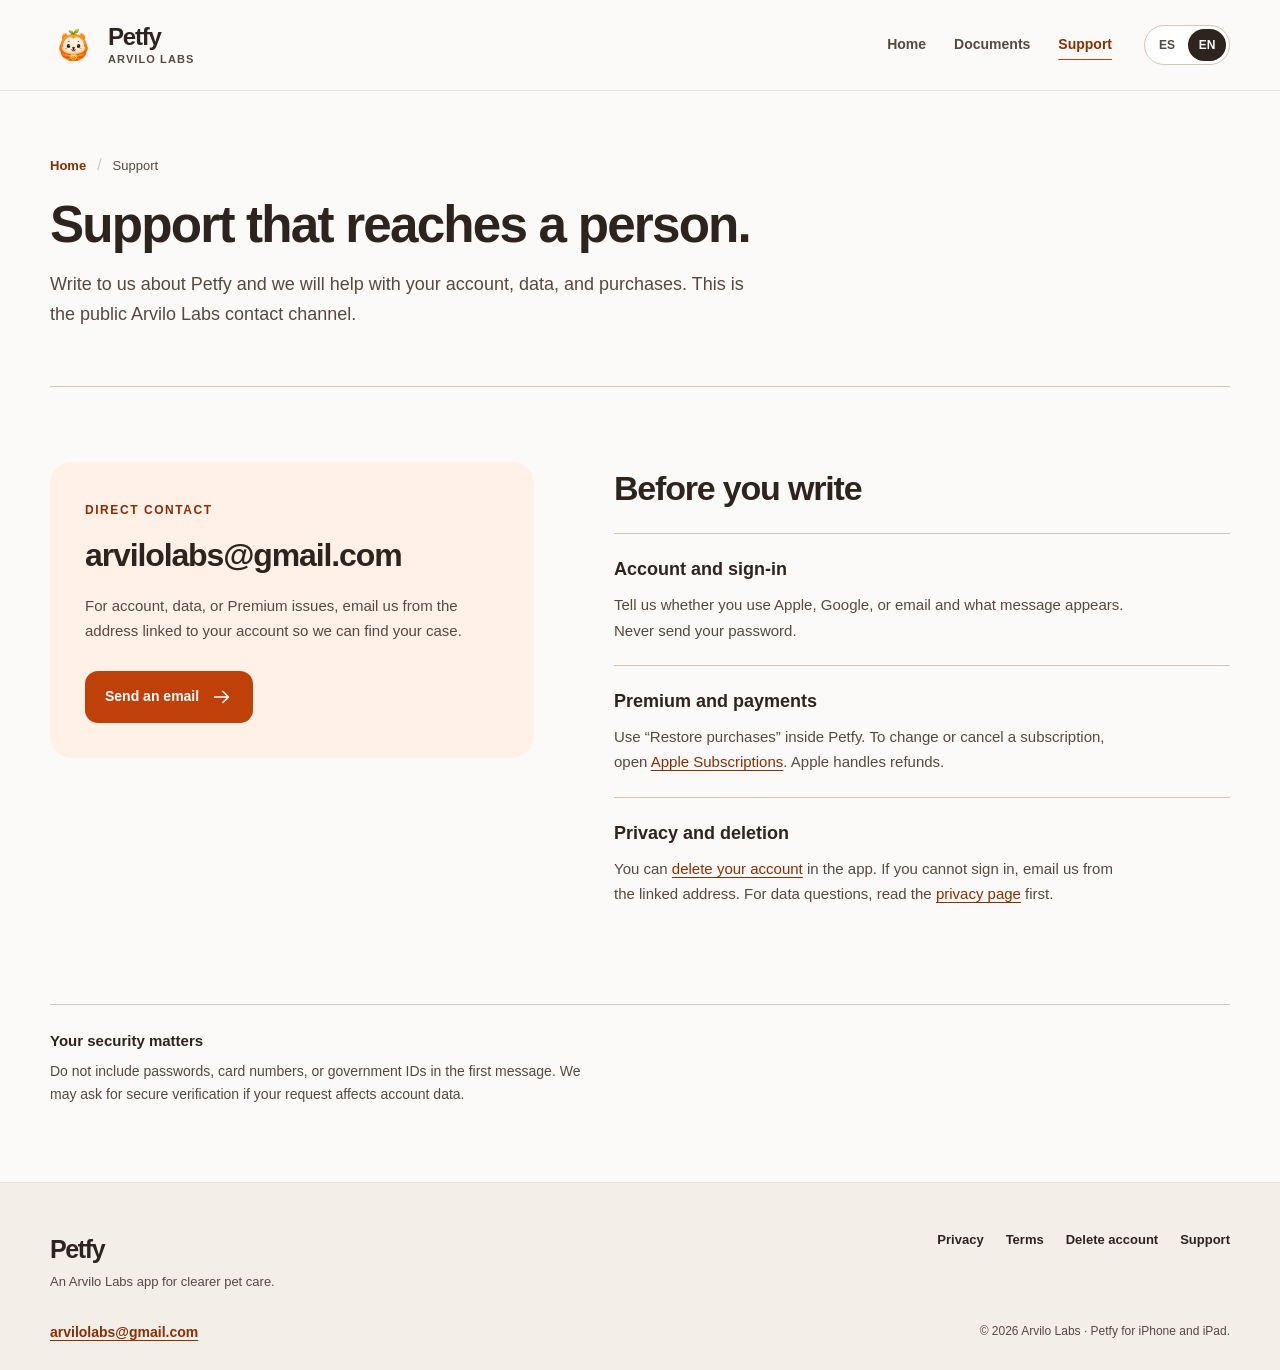
<file: support.html>
<!doctype html>
<html lang="en" data-language="en">
<head>
  <meta charset="utf-8" />
  <meta name="viewport" content="width=device-width, initial-scale=1" />
  <meta name="color-scheme" content="light" />
  <meta name="description" content="Contact Arvilo Labs for Petfy account, privacy, and subscription support." />
  <meta name="theme-color" content="#fcfaf8" />
  <title data-title-en="Support · Petfy" data-title-es="Ayuda · Petfy">Support · Petfy</title>
  <link rel="icon" type="image/png" href="./assets/favicon.png" />
  <link rel="stylesheet" href="./style.css" />
  <script src="./language.js" defer></script>
</head>
<body>
  <a class="skip-link" href="#main"><span class="lang-es" lang="es">Saltar al contenido</span><span class="lang-en" lang="en">Skip to content</span></a>
  <header class="site-header">
    <div class="header-inner">
      <a class="identity" href="./index.html" aria-label="Petfy, Arvilo Labs">
        <img src="./assets/petfy-mark.png" alt="" width="48" height="48" />
        <span class="identity-text"><strong>Petfy</strong><small>Arvilo Labs</small></span>
      </a>
      <nav class="primary-nav" aria-label="Main navigation"><a href="./index.html" ><span class="lang-es" lang="es">Inicio</span><span class="lang-en" lang="en">Home</span></a><a href="./index.html#documents" ><span class="lang-es" lang="es">Documentos</span><span class="lang-en" lang="en">Documents</span></a><a href="./support.html" aria-current="page"><span class="lang-es" lang="es">Ayuda</span><span class="lang-en" lang="en">Support</span></a></nav>
      <div class="language-switcher" role="group" aria-label="Language">
        <button type="button" data-language-button="es" aria-label="Español">ES</button>
        <button type="button" data-language-button="en" aria-label="English">EN</button>
      </div>
    </div>
  </header>
  <main id="main">
    <div class="page-intro outer"><a class="breadcrumb" href="./index.html"><span class="lang-es" lang="es">Inicio</span><span class="lang-en" lang="en">Home</span></a><span class="breadcrumb-sep">/</span><span><span class="lang-es" lang="es">Ayuda</span><span class="lang-en" lang="en">Support</span></span><h1><span class="lang-es" lang="es">Ayuda que llega a una persona.</span><span class="lang-en" lang="en">Support that reaches a person.</span></h1><p><span class="lang-es" lang="es">Escríbenos sobre Petfy y te orientaremos con la cuenta, los datos y las compras. Este es el canal público de Arvilo Labs.</span><span class="lang-en" lang="en">Write to us about Petfy and we will help with your account, data, and purchases. This is the public Arvilo Labs contact channel.</span></p></div>
    <section class="support-layout outer">
      <div class="contact-panel"><span class="eyeline"><span class="lang-es" lang="es">Contacto directo</span><span class="lang-en" lang="en">Direct contact</span></span><h2>arvilolabs@gmail.com</h2><p><span class="lang-es" lang="es">Para ayudarnos a encontrar tu caso, escribe desde el correo vinculado a tu cuenta si se trata de acceso, datos o Premium.</span><span class="lang-en" lang="en">For account, data, or Premium issues, email us from the address linked to your account so we can find your case.</span></p><a class="button button-primary" href="mailto:arvilolabs@gmail.com?subject=Petfy%20-%20Support" data-href-es="mailto:arvilolabs@gmail.com?subject=Petfy%20-%20Ayuda" data-href-en="mailto:arvilolabs@gmail.com?subject=Petfy%20-%20Support"><span class="lang-es" lang="es">Escribir un correo</span><span class="lang-en" lang="en">Send an email</span><svg viewBox="0 0 24 24" fill="none" aria-hidden="true"><path d="M4 12h15m-6-6 6 6-6 6" stroke="currentColor" stroke-width="1.8" stroke-linecap="round" stroke-linejoin="round"/></svg></a></div>
      <div class="support-topics">
        <h2><span class="lang-es" lang="es">Antes de escribir</span><span class="lang-en" lang="en">Before you write</span></h2>
        <div class="topic"><strong><span class="lang-es" lang="es">Cuenta y acceso</span><span class="lang-en" lang="en">Account and sign-in</span></strong><p><span class="lang-es" lang="es">Cuéntanos qué método usas (Apple, Google o correo) y qué mensaje aparece. Nunca envíes tu contraseña.</span><span class="lang-en" lang="en">Tell us whether you use Apple, Google, or email and what message appears. Never send your password.</span></p></div>
        <div class="topic"><strong><span class="lang-es" lang="es">Premium y pagos</span><span class="lang-en" lang="en">Premium and payments</span></strong><p><span class="lang-es" lang="es">Usa «Restaurar compras» dentro de Petfy. Para cambiar o cancelar una suscripción, abre las <a href="https://apps.apple.com/account/subscriptions">Suscripciones de Apple</a>. Apple gestiona los reembolsos.</span><span class="lang-en" lang="en">Use “Restore purchases” inside Petfy. To change or cancel a subscription, open <a href="https://apps.apple.com/account/subscriptions">Apple Subscriptions</a>. Apple handles refunds.</span></p></div>
        <div class="topic"><strong><span class="lang-es" lang="es">Privacidad y eliminación</span><span class="lang-en" lang="en">Privacy and deletion</span></strong><p><span class="lang-es" lang="es">Puedes <a href="./delete-account.html">eliminar tu cuenta</a> en la app. Si no tienes acceso, escríbenos desde el correo asociado. Para consultas sobre datos, lee primero la <a href="./privacy.html">página de privacidad</a>.</span><span class="lang-en" lang="en">You can <a href="./delete-account.html">delete your account</a> in the app. If you cannot sign in, email us from the linked address. For data questions, read the <a href="./privacy.html">privacy page</a> first.</span></p></div>
      </div>
    </section>
    <section class="support-note outer"><strong><span class="lang-es" lang="es">Tu seguridad importa</span><span class="lang-en" lang="en">Your security matters</span></strong><p><span class="lang-es" lang="es">No incluyas contraseñas, números de tarjeta o documentos de identidad en el primer mensaje. Podemos pedir una verificación segura si tu solicitud afecta datos de una cuenta.</span><span class="lang-en" lang="en">Do not include passwords, card numbers, or government IDs in the first message. We may ask for secure verification if your request affects account data.</span></p></section>
    </main>
  <footer class="site-footer">
    <div class="footer-inner">
      <div class="footer-brand"><strong>Petfy</strong><span><span class="lang-es" lang="es">Una app de Arvilo Labs para cuidar con claridad.</span><span class="lang-en" lang="en">An Arvilo Labs app for clearer pet care.</span></span></div>
      <nav aria-label="Footer navigation">
        <a href="./privacy.html"><span class="lang-es" lang="es">Privacidad</span><span class="lang-en" lang="en">Privacy</span></a>
        <a href="./terms.html"><span class="lang-es" lang="es">Condiciones</span><span class="lang-en" lang="en">Terms</span></a>
        <a href="./delete-account.html"><span class="lang-es" lang="es">Eliminar cuenta</span><span class="lang-en" lang="en">Delete account</span></a>
        <a href="./support.html"><span class="lang-es" lang="es">Ayuda</span><span class="lang-en" lang="en">Support</span></a>
      </nav>
      <a class="footer-contact" href="mailto:arvilolabs@gmail.com">arvilolabs@gmail.com</a>
      <p class="footer-note"><span class="lang-es" lang="es">© 2026 Arvilo Labs · Petfy para iPhone y iPad.</span><span class="lang-en" lang="en">© 2026 Arvilo Labs · Petfy for iPhone and iPad.</span></p>
    </div>
  </footer>
</body>
</html>
</file>
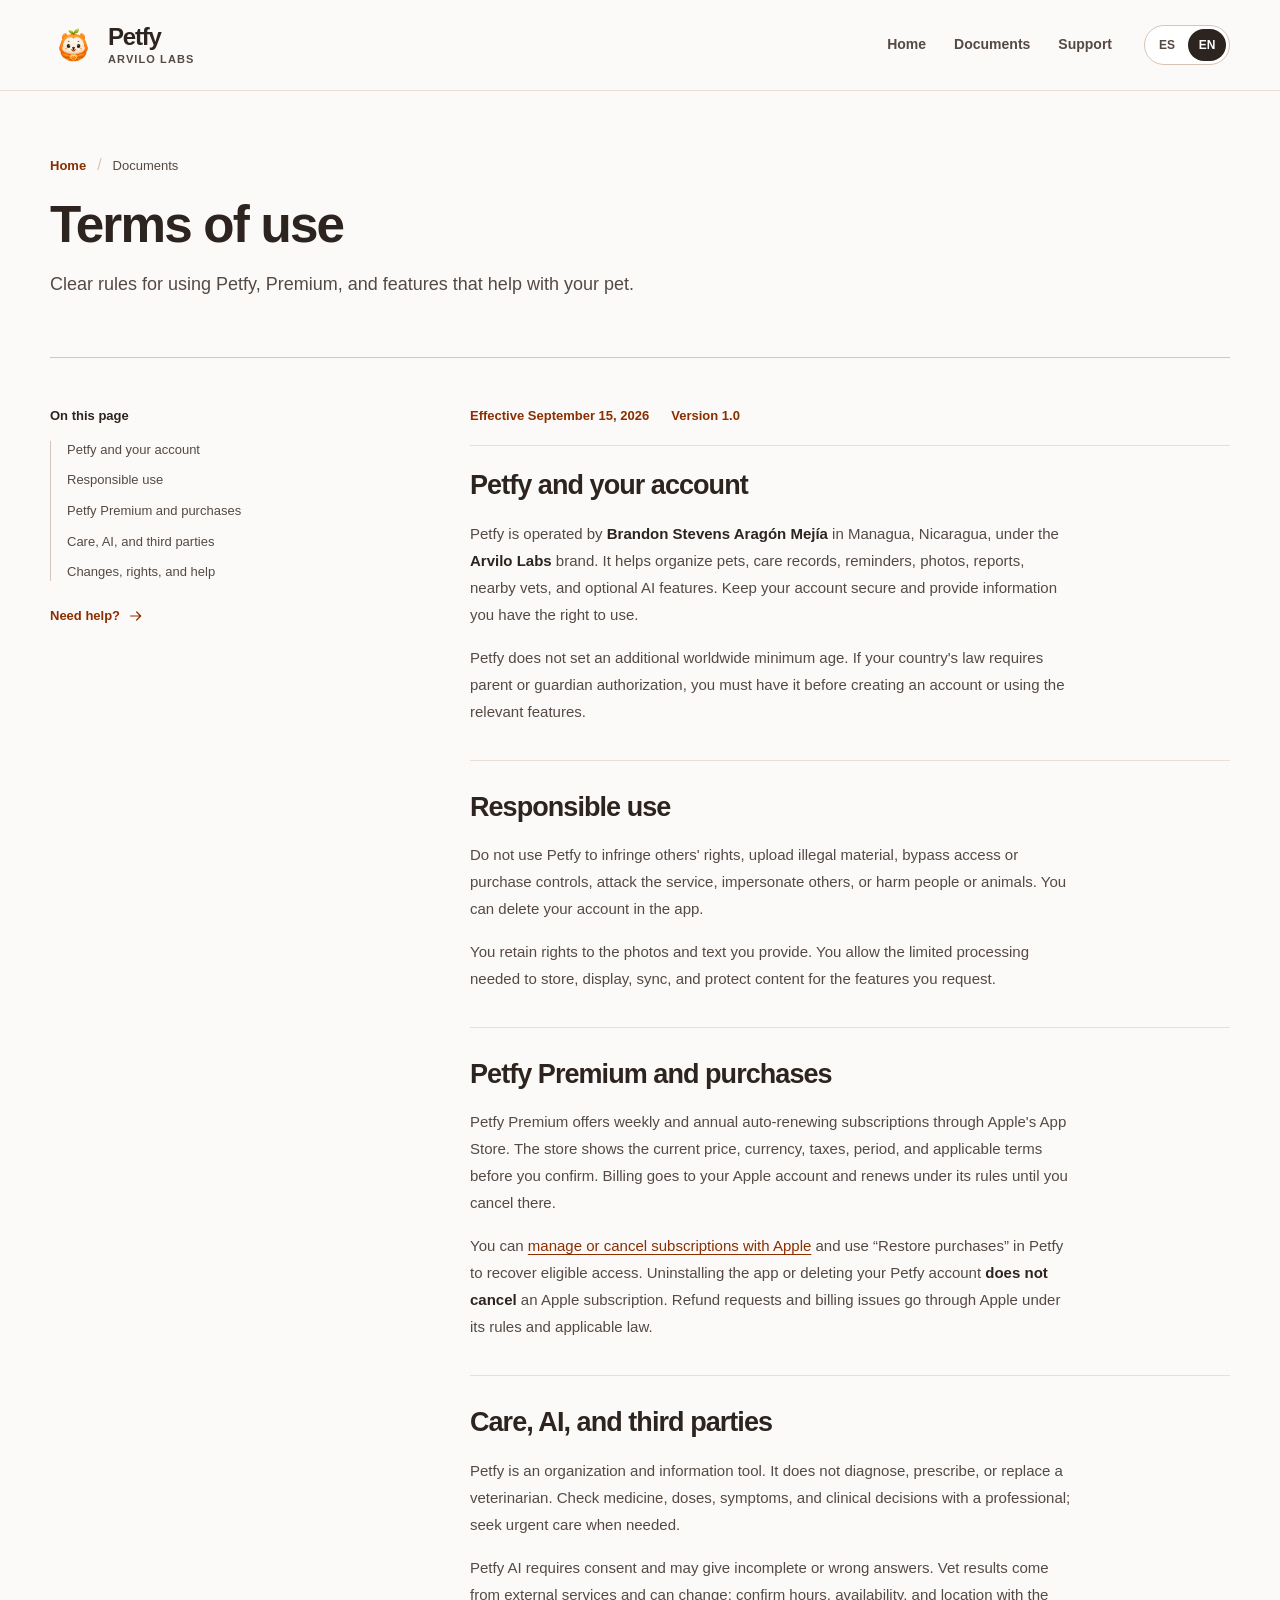
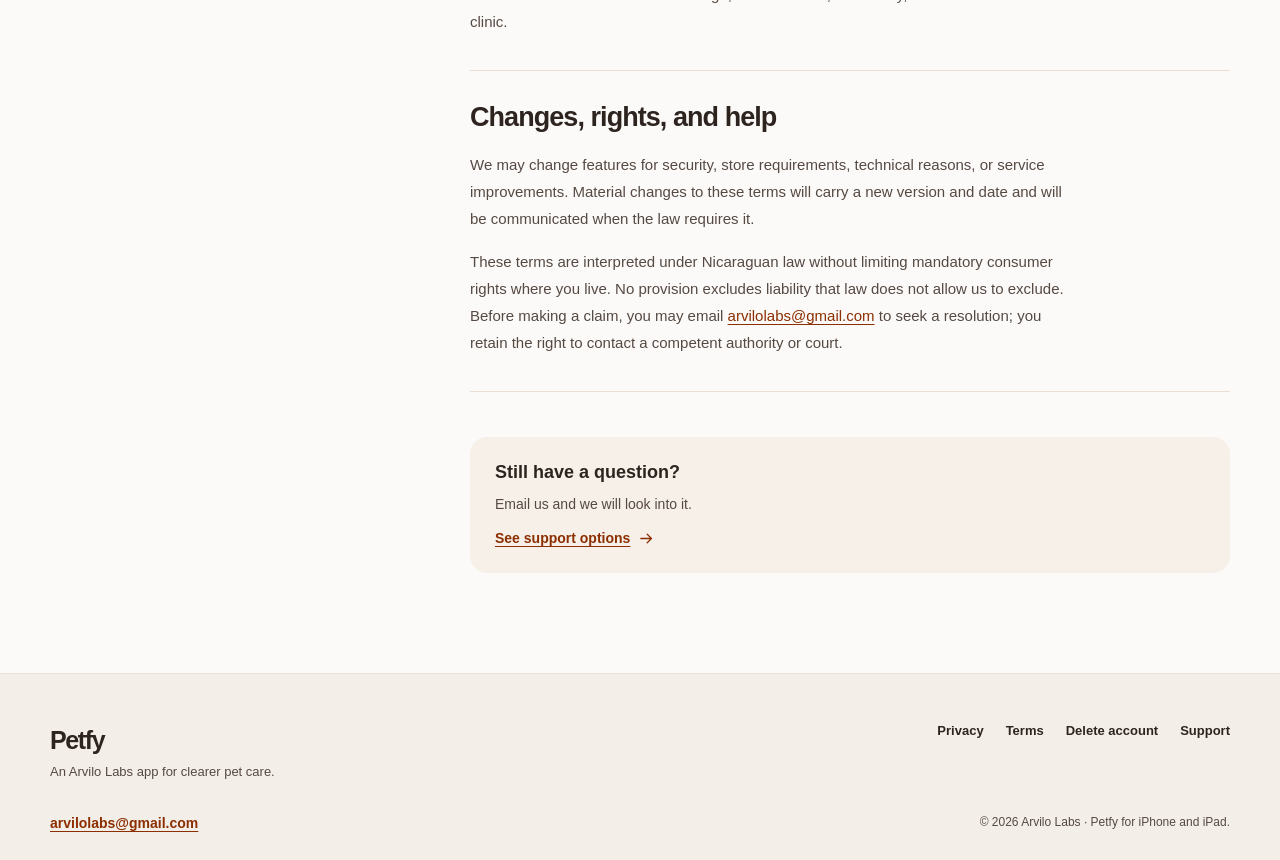
<file: terms.html>
<!doctype html>
<html lang="en" data-language="en">
<head>
  <meta charset="utf-8" />
  <meta name="viewport" content="width=device-width, initial-scale=1" />
  <meta name="color-scheme" content="light" />
  <meta name="description" content="Clear rules for using Petfy, Premium, and features that help with your pet." />
  <meta name="theme-color" content="#fcfaf8" />
  <title data-title-en="Terms of use · Petfy" data-title-es="Condiciones de uso · Petfy">Terms of use · Petfy</title>
  <link rel="icon" type="image/png" href="./assets/favicon.png" />
  <link rel="stylesheet" href="./style.css" />
  <script src="./language.js" defer></script>
</head>
<body>
  <a class="skip-link" href="#main"><span class="lang-es" lang="es">Saltar al contenido</span><span class="lang-en" lang="en">Skip to content</span></a>
  <header class="site-header">
    <div class="header-inner">
      <a class="identity" href="./index.html" aria-label="Petfy, Arvilo Labs">
        <img src="./assets/petfy-mark.png" alt="" width="48" height="48" />
        <span class="identity-text"><strong>Petfy</strong><small>Arvilo Labs</small></span>
      </a>
      <nav class="primary-nav" aria-label="Main navigation"><a href="./index.html" ><span class="lang-es" lang="es">Inicio</span><span class="lang-en" lang="en">Home</span></a><a href="./index.html#documents" ><span class="lang-es" lang="es">Documentos</span><span class="lang-en" lang="en">Documents</span></a><a href="./support.html" ><span class="lang-es" lang="es">Ayuda</span><span class="lang-en" lang="en">Support</span></a></nav>
      <div class="language-switcher" role="group" aria-label="Language">
        <button type="button" data-language-button="es" aria-label="Español">ES</button>
        <button type="button" data-language-button="en" aria-label="English">EN</button>
      </div>
    </div>
  </header>
  <main id="main">
    <div class="page-intro outer legal-intro"><a class="breadcrumb" href="./index.html"><span class="lang-es" lang="es">Inicio</span><span class="lang-en" lang="en">Home</span></a><span class="breadcrumb-sep">/</span><span><span class="lang-es" lang="es">Documentos</span><span class="lang-en" lang="en">Documents</span></span><h1><span class="lang-es" lang="es">Condiciones de uso</span><span class="lang-en" lang="en">Terms of use</span></h1><p><span class="lang-es" lang="es">Reglas claras para usar Petfy, Premium y las funciones de ayuda para tu mascota.</span><span class="lang-en" lang="en">Clear rules for using Petfy, Premium, and features that help with your pet.</span></p></div>
    <div class="legal-layout outer">
      <aside class="legal-toc" aria-label="On this page"><strong><span class="lang-es" lang="es">En esta página</span><span class="lang-en" lang="en">On this page</span></strong><nav><a href="#servicio"><span class="lang-es" lang="es">Petfy y tu cuenta</span><span class="lang-en" lang="en">Petfy and your account</span></a><a href="#uso"><span class="lang-es" lang="es">Uso responsable</span><span class="lang-en" lang="en">Responsible use</span></a><a href="#premium"><span class="lang-es" lang="es">Petfy Premium y compras</span><span class="lang-en" lang="en">Petfy Premium and purchases</span></a><a href="#cuidados"><span class="lang-es" lang="es">Cuidados, IA y terceros</span><span class="lang-en" lang="en">Care, AI, and third parties</span></a><a href="#cambios"><span class="lang-es" lang="es">Cambios, derechos y ayuda</span><span class="lang-en" lang="en">Changes, rights, and help</span></a></nav><a class="toc-help" href="./support.html"><span class="lang-es" lang="es">¿Necesitas ayuda?</span><span class="lang-en" lang="en">Need help?</span><svg viewBox="0 0 24 24" fill="none" aria-hidden="true"><path d="M4 12h15m-6-6 6 6-6 6" stroke="currentColor" stroke-width="1.8" stroke-linecap="round" stroke-linejoin="round"/></svg></a></aside>
      <article class="legal-prose"><div class="document-meta" role="note">
      <time datetime="2026-09-15"><span class="lang-es" lang="es">Vigente desde el 15 de septiembre de 2026</span><span class="lang-en" lang="en">Effective September 15, 2026</span></time>
      <span><span class="lang-es" lang="es">Versión</span><span class="lang-en" lang="en">Version</span> 1.0</span>
    </div><section id="servicio" class="legal-section"><h2><span class="lang-es" lang="es">Petfy y tu cuenta</span><span class="lang-en" lang="en">Petfy and your account</span></h2><div class="lang-es" lang="es"><p>Petfy es operada por <strong>Brandon Stevens Aragón Mejía</strong> en Managua, Nicaragua, bajo la marca <strong>Arvilo Labs</strong>. Permite organizar mascotas, cuidados, recordatorios, fotos, reportes, veterinarias cercanas y funciones opcionales de IA. Debes mantener segura tu cuenta y proporcionar información que tengas derecho a utilizar.</p><p>Petfy no fija una edad mínima adicional a escala mundial. Si la ley de tu país exige autorización de un padre, madre o tutor, debes contar con ella antes de crear una cuenta o usar las funciones correspondientes.</p></div><div class="lang-en" lang="en"><p>Petfy is operated by <strong>Brandon Stevens Aragón Mejía</strong> in Managua, Nicaragua, under the <strong>Arvilo Labs</strong> brand. It helps organize pets, care records, reminders, photos, reports, nearby vets, and optional AI features. Keep your account secure and provide information you have the right to use.</p><p>Petfy does not set an additional worldwide minimum age. If your country's law requires parent or guardian authorization, you must have it before creating an account or using the relevant features.</p></div></section><section id="uso" class="legal-section"><h2><span class="lang-es" lang="es">Uso responsable</span><span class="lang-en" lang="en">Responsible use</span></h2><div class="lang-es" lang="es"><p>No uses Petfy para infringir derechos de terceros, introducir contenido ilegal, eludir controles de acceso o compra, atacar el servicio, suplantar a otros ni perjudicar a personas o animales. Puedes eliminar tu cuenta desde la app.</p><p>Conservas los derechos sobre fotos y textos que aportas. Autorizas el tratamiento limitado necesario para almacenar, mostrar, sincronizar y proteger los contenidos de las funciones que solicitas.</p></div><div class="lang-en" lang="en"><p>Do not use Petfy to infringe others' rights, upload illegal material, bypass access or purchase controls, attack the service, impersonate others, or harm people or animals. You can delete your account in the app.</p><p>You retain rights to the photos and text you provide. You allow the limited processing needed to store, display, sync, and protect content for the features you request.</p></div></section><section id="premium" class="legal-section"><h2><span class="lang-es" lang="es">Petfy Premium y compras</span><span class="lang-en" lang="en">Petfy Premium and purchases</span></h2><div class="lang-es" lang="es"><p>Petfy Premium ofrece opciones de suscripción semanal y anual con renovación automática mediante la App Store de Apple. El precio, moneda, impuestos, período y condiciones aplicables se muestran en la tienda antes de confirmar la compra. La suscripción se cobra a tu cuenta Apple y se renueva según sus reglas hasta que la canceles allí.</p><p>Puedes <a href='https://apps.apple.com/account/subscriptions'>administrar o cancelar suscripciones con Apple</a> y usar «Restaurar compras» en Petfy para recuperar acceso elegible. Desinstalar la app o eliminar tu cuenta Petfy <strong>no cancela</strong> una suscripción Apple. Las solicitudes de reembolso y los problemas de cobro se gestionan a través de Apple según sus reglas y la ley aplicable.</p></div><div class="lang-en" lang="en"><p>Petfy Premium offers weekly and annual auto-renewing subscriptions through Apple's App Store. The store shows the current price, currency, taxes, period, and applicable terms before you confirm. Billing goes to your Apple account and renews under its rules until you cancel there.</p><p>You can <a href='https://apps.apple.com/account/subscriptions'>manage or cancel subscriptions with Apple</a> and use “Restore purchases” in Petfy to recover eligible access. Uninstalling the app or deleting your Petfy account <strong>does not cancel</strong> an Apple subscription. Refund requests and billing issues go through Apple under its rules and applicable law.</p></div></section><section id="cuidados" class="legal-section"><h2><span class="lang-es" lang="es">Cuidados, IA y terceros</span><span class="lang-en" lang="en">Care, AI, and third parties</span></h2><div class="lang-es" lang="es"><p>Petfy es una herramienta de organización e información. No diagnostica, receta ni sustituye a un veterinario. Verifica medicamentos, dosis, síntomas y decisiones clínicas con un profesional; busca atención urgente cuando sea necesario.</p><p>Petfy AI necesita consentimiento y puede responder de forma incorrecta o incompleta. Los resultados de veterinarias provienen de servicios externos y pueden cambiar; comprueba horarios, disponibilidad y ubicación con la clínica.</p></div><div class="lang-en" lang="en"><p>Petfy is an organization and information tool. It does not diagnose, prescribe, or replace a veterinarian. Check medicine, doses, symptoms, and clinical decisions with a professional; seek urgent care when needed.</p><p>Petfy AI requires consent and may give incomplete or wrong answers. Vet results come from external services and can change; confirm hours, availability, and location with the clinic.</p></div></section><section id="cambios" class="legal-section"><h2><span class="lang-es" lang="es">Cambios, derechos y ayuda</span><span class="lang-en" lang="en">Changes, rights, and help</span></h2><div class="lang-es" lang="es"><p>Podemos modificar funciones por seguridad, requisitos de tienda, razones técnicas o mejoras del servicio. Los cambios materiales de estas condiciones tendrán una nueva versión y fecha y se comunicarán cuando lo exija la ley.</p><p>Estas condiciones se interpretan conforme a la ley de Nicaragua, sin limitar los derechos irrenunciables del consumidor en su lugar de residencia. Ninguna disposición excluye responsabilidades que la ley no permita excluir. Antes de iniciar una reclamación, puedes escribir a <a href='mailto:arvilolabs@gmail.com'>arvilolabs@gmail.com</a> para intentar resolverla; conservas el derecho de acudir a la autoridad o tribunal competente.</p></div><div class="lang-en" lang="en"><p>We may change features for security, store requirements, technical reasons, or service improvements. Material changes to these terms will carry a new version and date and will be communicated when the law requires it.</p><p>These terms are interpreted under Nicaraguan law without limiting mandatory consumer rights where you live. No provision excludes liability that law does not allow us to exclude. Before making a claim, you may email <a href='mailto:arvilolabs@gmail.com'>arvilolabs@gmail.com</a> to seek a resolution; you retain the right to contact a competent authority or court.</p></div></section><div class="end-panel"><strong><span class="lang-es" lang="es">¿Queda alguna pregunta?</span><span class="lang-en" lang="en">Still have a question?</span></strong><p><span class="lang-es" lang="es">Escríbenos y revisaremos tu caso.</span><span class="lang-en" lang="en">Email us and we will look into it.</span></p><a href="./support.html"><span class="lang-es" lang="es">Ver canales de ayuda</span><span class="lang-en" lang="en">See support options</span><svg viewBox="0 0 24 24" fill="none" aria-hidden="true"><path d="M4 12h15m-6-6 6 6-6 6" stroke="currentColor" stroke-width="1.8" stroke-linecap="round" stroke-linejoin="round"/></svg></a></div></article>
    </div></main>
  <footer class="site-footer">
    <div class="footer-inner">
      <div class="footer-brand"><strong>Petfy</strong><span><span class="lang-es" lang="es">Una app de Arvilo Labs para cuidar con claridad.</span><span class="lang-en" lang="en">An Arvilo Labs app for clearer pet care.</span></span></div>
      <nav aria-label="Footer navigation">
        <a href="./privacy.html"><span class="lang-es" lang="es">Privacidad</span><span class="lang-en" lang="en">Privacy</span></a>
        <a href="./terms.html"><span class="lang-es" lang="es">Condiciones</span><span class="lang-en" lang="en">Terms</span></a>
        <a href="./delete-account.html"><span class="lang-es" lang="es">Eliminar cuenta</span><span class="lang-en" lang="en">Delete account</span></a>
        <a href="./support.html"><span class="lang-es" lang="es">Ayuda</span><span class="lang-en" lang="en">Support</span></a>
      </nav>
      <a class="footer-contact" href="mailto:arvilolabs@gmail.com">arvilolabs@gmail.com</a>
      <p class="footer-note"><span class="lang-es" lang="es">© 2026 Arvilo Labs · Petfy para iPhone y iPad.</span><span class="lang-en" lang="en">© 2026 Arvilo Labs · Petfy for iPhone and iPad.</span></p>
    </div>
  </footer>
</body>
</html>
</file>
<file: style.css>
:root{--paper:#fcfaf8;--white:#fff;--cream:#fff0e8;--peach:#ffe1cb;--ink:#2d2420;--muted:#554943;--orange:#c0400a;--orange-dark:#8b2e00;--line:#eaded4;--focus:#0c6ca6;--max:1180px;color-scheme:light}
*{box-sizing:border-box}html{scroll-behavior:smooth}body{margin:0;background:var(--paper);color:var(--ink);font-family:ui-sans-serif,-apple-system,BlinkMacSystemFont,"Segoe UI",sans-serif;line-height:1.55;-webkit-font-smoothing:antialiased}
a{color:var(--orange-dark);text-decoration-thickness:.08em;text-underline-offset:.2em}button{font:inherit}a:focus-visible,button:focus-visible{outline:3px solid var(--focus);outline-offset:4px}
.skip-link{position:absolute;z-index:100;left:16px;top:-80px;background:var(--ink);color:#fff;padding:12px 16px;border-radius:12px}.skip-link:focus{top:12px}
.outer,.header-inner,.footer-inner{width:min(calc(100% - 48px),var(--max));margin-inline:auto}
.site-header{border-bottom:1px solid var(--line);background:rgba(252,250,248,.96)}
.header-inner{min-height:90px;display:flex;align-items:center;gap:32px}
.identity{display:flex;align-items:center;gap:11px;flex:none;text-decoration:none;color:var(--ink)}.identity img{width:47px;height:47px;object-fit:contain}.identity-text{display:flex;flex-direction:column;line-height:1.07}.identity-text strong{font-size:24px;font-weight:850;letter-spacing:-.05em}.identity-text small{margin-top:5px;font-size:11px;font-weight:760;text-transform:uppercase;letter-spacing:.1em;color:var(--muted)}
.primary-nav{display:flex;align-items:center;gap:28px;margin-left:auto}.primary-nav a{font-size:14px;font-weight:700;color:var(--muted);text-decoration:none;transition:color .18s}.primary-nav a:hover,.primary-nav a[aria-current="page"]{color:var(--orange-dark)}.primary-nav a[aria-current="page"]{text-decoration:underline;text-decoration-color:var(--orange);text-underline-offset:10px}
.language-switcher{display:flex;gap:2px;padding:3px;border:1px solid #d7c5b8;border-radius:999px;background:#fff;flex:none}.language-switcher button{min-width:38px;min-height:32px;border:0;border-radius:999px;background:transparent;color:var(--muted);font-size:12px;font-weight:800;cursor:pointer}.language-switcher button:hover{background:var(--cream)}.language-switcher button.is-active{background:var(--ink);color:#fff}
.lang-es{display:none}html[data-language="es"] .lang-en{display:none}html[data-language="es"] .lang-es{display:revert}
h1,h2,h3,p{margin-top:0}h1,h2{letter-spacing:-.035em}p{color:var(--muted)}svg{width:22px;height:22px;flex:none}
.eyeline{color:var(--orange-dark);font-size:12px;font-weight:820;letter-spacing:.13em;text-transform:uppercase}
.home-hero{min-height:630px;display:grid;grid-template-columns:1.1fr .9fr;align-items:center;gap:20px;padding-block:68px 84px}.hero-copy{position:relative;z-index:1}.hero-signature{display:flex;align-items:center;gap:12px;color:var(--orange-dark);font-weight:800;font-size:13px;letter-spacing:.04em;margin-bottom:26px}.signature-line{width:28px;height:2px;background:var(--orange)}.signature-cross{color:var(--muted)}
.home-hero h1{font-size:clamp(48px,5.1vw,78px);max-width:720px;line-height:1.03;font-weight:850;margin-bottom:30px}.home-hero h1 em{color:var(--orange);font-style:normal}.hero-copy>p{max-width:57ch;font-size:19px;line-height:1.6;margin-bottom:28px}.hero-actions{display:flex;align-items:center;gap:10px;flex-wrap:wrap}
.button{min-height:52px;display:inline-flex;justify-content:center;align-items:center;gap:12px;padding:12px 20px;border-radius:13px;font-size:14px;font-weight:780;text-decoration:none;transition:transform .2s,background .2s,border-color .2s}.button:hover{transform:translateY(-2px);text-decoration:none}.button:active{transform:translateY(0)}.button-primary{color:#fff;background:var(--orange)}.button-primary:hover{background:var(--orange-dark)}.button-quiet{color:var(--ink);border:1px solid #d7c5b8;background:#fff}.button-quiet:hover{border-color:var(--orange)}.button-light{color:var(--ink);background:#fff}.button-light:hover{background:var(--cream)}
.hero-art{position:relative;min-height:490px;display:flex;align-items:center;justify-content:center;isolation:isolate}.hero-art:before{content:"";position:absolute;width:92%;aspect-ratio:1;border-radius:39% 61% 55% 45%/44% 40% 60% 56%;background:radial-gradient(circle at 50% 40%,#ffe7d4,#ffd7b7 72%,#ffcba2);z-index:-1;transform:rotate(-10deg)}.hero-art img{display:block;width:min(98%,535px);height:auto;filter:drop-shadow(0 20px 20px rgba(98,47,16,.13))}.hero-art>span{position:absolute;bottom:9%;right:1%;max-width:180px;border:1px solid var(--line);background:#fff;border-radius:15px;padding:11px 13px;color:var(--ink);font-weight:750;font-size:12px;line-height:1.25;box-shadow:0 8px 20px rgba(45,36,32,.09)}
.intro-band{border-block:1px solid #d7c5b8;padding-block:40px;display:grid;grid-template-columns:1fr 1fr;gap:64px;align-items:end}.intro-band h2{margin:11px 0 0;font-size:clamp(30px,3vw,43px);line-height:1.16;max-width:560px}.intro-band p{max-width:60ch;font-size:16px;margin:0;line-height:1.7}
.journeys{padding-block:105px;display:grid;grid-template-columns:.76fr 1.24fr;gap:70px}.section-heading h2{font-size:clamp(36px,3.7vw,52px);line-height:1.09;margin:15px 0 18px;max-width:400px}.section-heading p{max-width:38ch;line-height:1.7}.path-list{border-top:1px solid #d7c5b8}.path-row{border-bottom:1px solid #d7c5b8;min-height:136px;display:flex;align-items:center;gap:28px;text-decoration:none;color:var(--ink);transition:background .18s,padding .18s}.path-row:hover{background:#fff5ee;padding-inline:16px;text-decoration:none}.path-num{color:var(--orange);font-size:15px;font-weight:800;align-self:flex-start;margin-top:40px}.path-text{display:flex;flex-direction:column;gap:4px;flex:1}.path-text strong{font-size:25px;letter-spacing:-.04em;line-height:1.25}.path-text small{color:var(--muted);font-size:14px;line-height:1.4}.path-arrow{display:inline-grid;place-items:center;width:46px;height:46px;border:1px solid #d7c5b8;border-radius:50%;background:#fff;color:var(--orange-dark)}
.support-feature{min-height:305px;background:var(--ink);color:#fff;padding:42px 54px;border-radius:30px;display:grid;grid-template-columns:66px 1fr auto;gap:32px;align-items:center}.support-feature .eyeline{color:#ffc395}.support-feature h2{font-size:clamp(32px,3vw,44px);line-height:1.12;max-width:650px;margin:10px 0 12px}.support-feature p{color:#e7dcd4;font-size:16px;max-width:55ch;margin-bottom:0}.support-symbol{align-self:flex-start;display:grid;place-items:center;width:60px;height:60px;border-radius:20px;background:#5c3e2e;color:#ffca9e;font-size:34px;font-weight:750}
.more-documents{padding-block:95px 112px;display:grid;grid-template-columns:.76fr 1.24fr;gap:70px}.more-documents h2{margin:14px 0 0;font-size:40px}.document-row{display:flex;align-items:center;justify-content:space-between;gap:15px;text-decoration:none;color:var(--ink);border-bottom:1px solid #d7c5b8;min-height:98px}.document-row:first-child{border-top:1px solid #d7c5b8}.document-row:hover{color:var(--orange-dark);text-decoration:none}.document-row>span{display:flex;flex-direction:column}.document-row strong{font-size:19px;line-height:1.3}.document-row small{font-size:13px;color:var(--muted)}
.site-footer{background:#f4eee9;border-top:1px solid var(--line)}.footer-inner{padding:47px 0 26px;display:grid;grid-template-columns:1fr auto;gap:30px 40px}.footer-brand{display:flex;flex-direction:column;gap:3px}.footer-brand strong{font-size:25px;font-weight:850;letter-spacing:-.055em}.footer-brand span{color:var(--muted);font-size:13px}.footer-inner nav{display:flex;gap:22px;flex-wrap:wrap;align-items:flex-start}.footer-inner nav a{color:var(--ink);text-decoration:none;font-size:13px;font-weight:700}.footer-inner nav a:hover{color:var(--orange-dark);text-decoration:underline}.footer-contact{font-size:14px;font-weight:700}.footer-note{justify-self:end;color:var(--muted);font-size:12px;margin:0}
.page-intro{padding-block:62px 57px;border-bottom:1px solid #d7c5b8}.page-intro>h1{font-size:clamp(40px,4vw,62px);max-width:900px;line-height:1.08;margin:19px 0 18px}.page-intro>p{max-width:70ch;font-size:18px;line-height:1.65;margin-bottom:0}.breadcrumb{font-size:13px;font-weight:700;text-decoration:none}.breadcrumb:hover{text-decoration:underline}.breadcrumb-sep{color:#d7c5b8;padding:0 11px}.page-intro>span:last-of-type{color:var(--muted);font-size:13px}
.legal-layout{padding-block:48px 100px;display:grid;grid-template-columns:minmax(180px,255px) minmax(0,760px);justify-content:space-between;gap:60px}.legal-toc{position:sticky;top:24px;align-self:start}.legal-toc>strong{display:block;font-size:13px;font-weight:810;color:var(--ink);margin-bottom:15px}.legal-toc nav{border-left:1px solid #d7c5b8;display:flex;flex-direction:column;padding-left:16px;gap:13px}.legal-toc nav a{color:var(--muted);font-size:13px;line-height:1.35;text-decoration:none}.legal-toc nav a:hover{color:var(--orange-dark);text-decoration:underline}.toc-help{display:flex;align-items:center;gap:8px;margin-top:25px;font-size:13px;font-weight:750;text-decoration:none}.toc-help svg{width:16px;height:16px}.legal-prose{max-width:760px;min-width:0}
.document-meta{display:flex;flex-wrap:wrap;gap:8px 22px;padding:0 0 20px;margin:0 0 23px;border-bottom:1px solid var(--line);color:var(--muted);font-size:13px;line-height:1.5}.document-meta span:last-child{font-weight:700;color:var(--orange-dark)}
.legal-section{padding-block:30px 35px;border-bottom:1px solid var(--line);scroll-margin-top:25px}.legal-section:first-of-type{padding-top:0}.legal-section h2{font-size:27px;line-height:1.2;margin-bottom:18px}.legal-section p,.legal-section li{max-width:72ch;font-size:15px;line-height:1.8;color:var(--muted)}.legal-section p:last-child{margin-bottom:0}.legal-section p+p{margin-top:16px}.legal-section ul,.legal-section ol{padding-left:24px;margin-block:12px 20px}.legal-section li{padding-left:3px;margin-bottom:10px}.legal-section li::marker{color:var(--orange);font-weight:800}.legal-section strong{color:var(--ink)}
.end-panel{background:#f7f0e9;border-radius:17px;padding:22px 25px;margin-top:45px}.end-panel strong{font-size:18px}.end-panel p{font-size:14px;margin:7px 0 10px}.end-panel a{display:inline-flex;align-items:center;gap:8px;font-size:14px;font-weight:760}.end-panel svg{width:17px;height:17px}
.support-layout{padding-block:75px;display:grid;grid-template-columns:.88fr 1.12fr;gap:80px}.contact-panel{background:var(--cream);padding:35px;border-radius:22px;height:fit-content}.contact-panel h2{font-size:clamp(22px,2.5vw,32px);line-height:1.25;overflow-wrap:anywhere;margin:13px 0 19px}.contact-panel p{font-size:15px;line-height:1.65}.contact-panel .button{margin-top:12px}.support-topics h2{font-size:34px;margin-bottom:18px}.topic{border-top:1px solid #d7c5b8;padding-block:22px}.topic strong{display:block;font-size:18px}.topic p{font-size:15px;line-height:1.7;margin:8px 0 0;max-width:62ch}.support-note{border-top:1px solid #d7c5b8;padding:24px 0 75px}.support-note strong{font-size:15px}.support-note p{max-width:70ch;font-size:14px;margin:6px 0 0;line-height:1.7}
@media(max-width:920px){.home-hero{min-height:0;grid-template-columns:1fr .85fr;padding-block:55px}.home-hero h1{font-size:52px}.hero-art{min-height:390px}.journeys,.more-documents{grid-template-columns:1fr 1.15fr;gap:35px}.support-feature{grid-template-columns:48px 1fr;gap:22px;padding:36px}.support-feature .button{grid-column:2;width:fit-content}.support-symbol{width:48px;height:48px}.legal-layout{gap:35px;grid-template-columns:200px minmax(0,1fr)}}
@media(max-width:700px){.outer,.header-inner,.footer-inner{width:min(calc(100% - 36px),var(--max))}.header-inner{min-height:78px;flex-wrap:wrap;gap:8px 15px;padding-block:10px}.identity img{width:42px;height:42px}.identity-text strong{font-size:21px}.primary-nav{order:3;width:100%;margin-left:0;gap:22px;justify-content:flex-start;padding:9px 0 3px}.primary-nav a{font-size:13px}.language-switcher{margin-left:auto}.home-hero{display:flex;flex-direction:column;align-items:stretch;padding-block:43px 59px;gap:15px}.hero-signature{margin-bottom:17px}.home-hero h1{font-size:clamp(41px,10vw,60px);margin-bottom:21px}.hero-copy>p{font-size:16px;margin-bottom:20px}.hero-art{min-height:300px}.hero-art:before{width:min(89%,420px)}.hero-art img{width:min(86%,430px)}.hero-art>span{bottom:1%}.intro-band,.journeys,.more-documents,.support-layout{grid-template-columns:1fr;gap:24px}.intro-band{padding-block:35px}.intro-band h2{font-size:31px}.journeys,.more-documents{padding-block:70px}.section-heading h2{font-size:39px;max-width:100%}.section-heading p{max-width:70ch}.path-row{min-height:115px;gap:15px}.path-num{margin-top:30px}.path-text strong{font-size:21px}.path-arrow{width:39px;height:39px}.path-arrow svg{width:19px;height:19px}.support-feature{border-radius:22px;display:flex;flex-direction:column;align-items:flex-start;min-height:0;padding:28px;gap:16px}.support-feature h2{font-size:34px}.support-feature .button{width:auto}.more-documents h2{font-size:36px}.footer-inner{grid-template-columns:1fr;gap:19px}.footer-inner nav{gap:16px 22px}.footer-note{justify-self:start}.page-intro{padding-block:45px 36px}.page-intro>h1{font-size:41px}.page-intro>p{font-size:16px}.legal-layout{grid-template-columns:1fr;gap:29px;padding-block:28px 75px}.legal-toc{position:static;padding:17px 20px;border:1px solid var(--line);background:#fff;border-radius:16px}.legal-toc nav{display:grid;grid-template-columns:repeat(2,minmax(0,1fr));gap:12px;border:0;padding:0}.toc-help{margin-top:18px}.document-meta{margin-bottom:14px}.legal-section h2{font-size:24px}.support-layout{padding-block:45px}.contact-panel{padding:26px}}
@media(max-width:380px){.primary-nav{gap:16px}.hero-actions .button{width:100%}.legal-toc nav{grid-template-columns:1fr}}
@media(prefers-reduced-motion:reduce){html{scroll-behavior:auto}*,*:before,*:after{transition-duration:.01ms!important;animation-duration:.01ms!important}}
</file>
